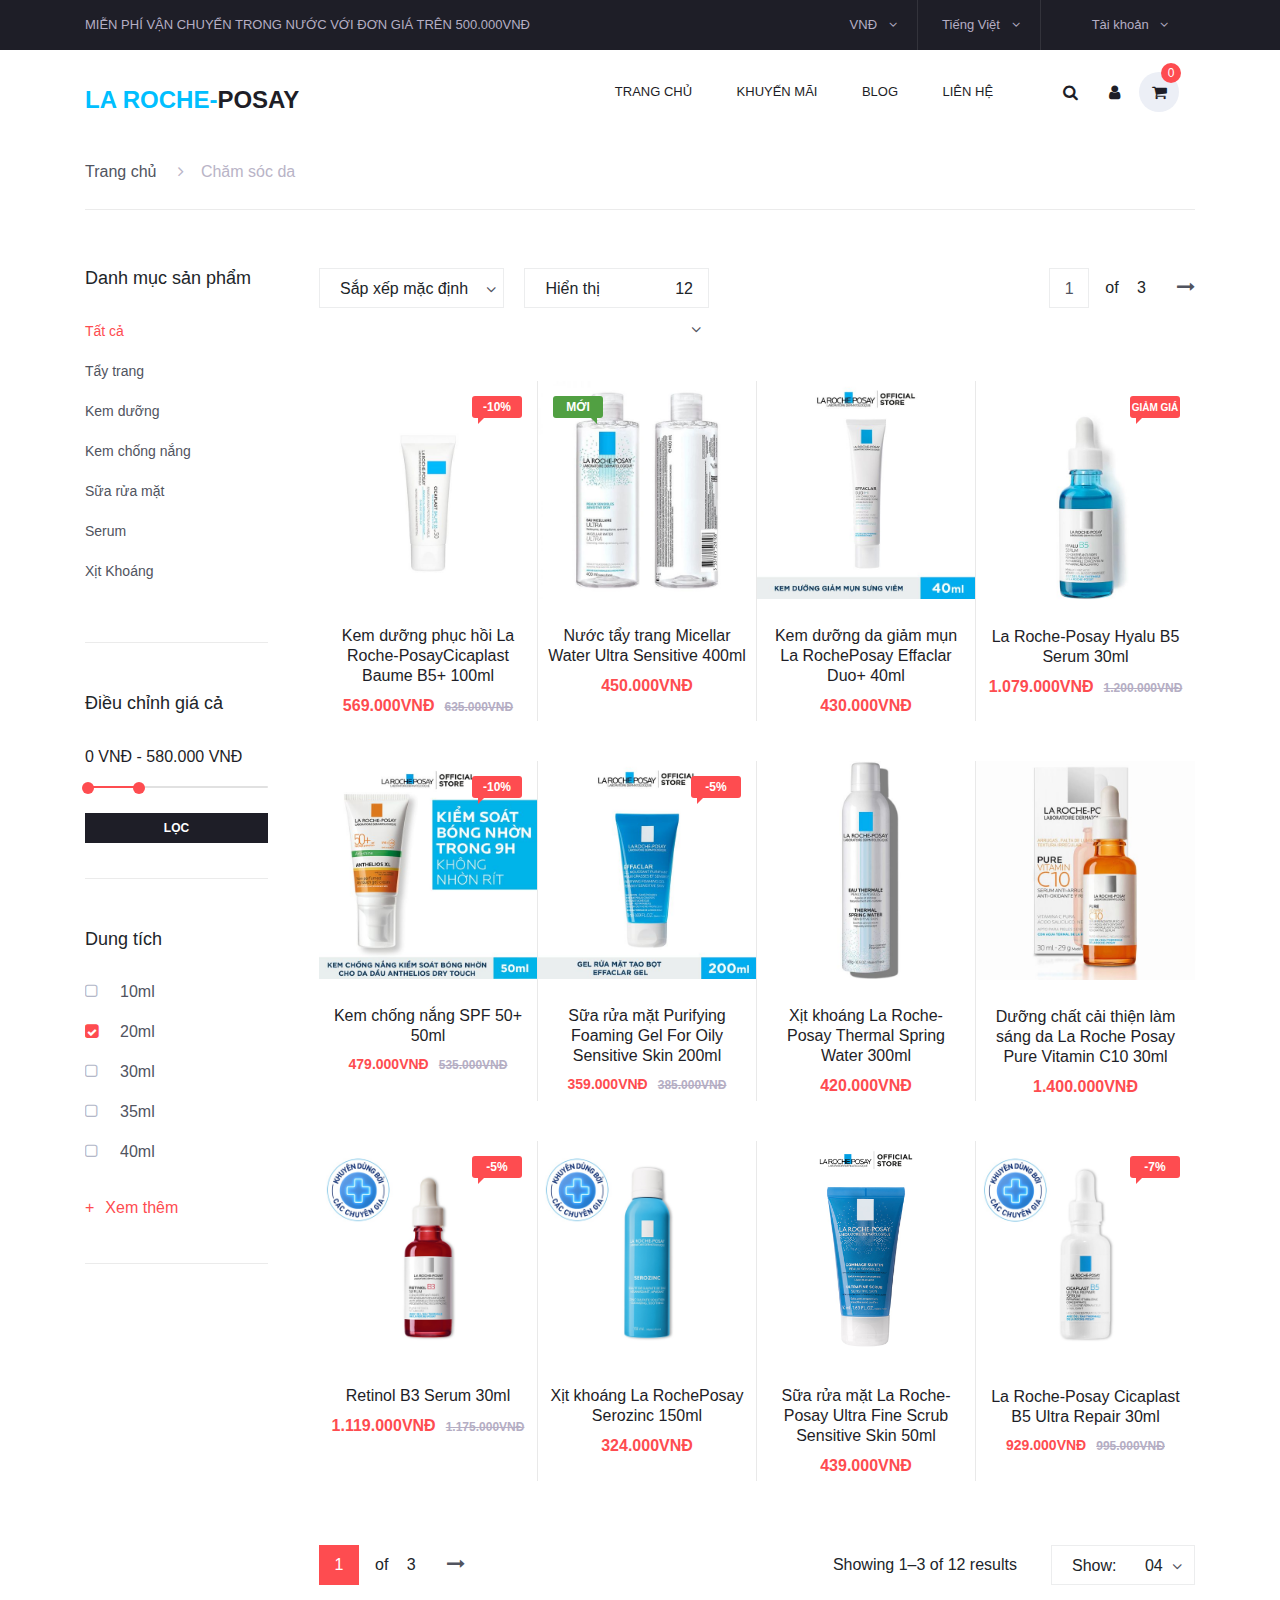
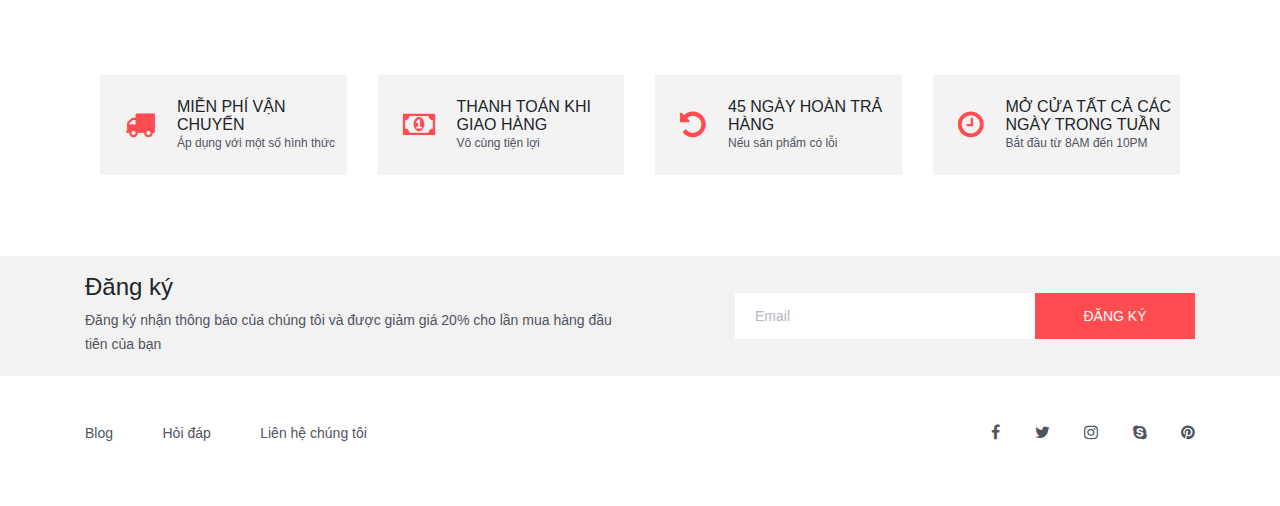
<file: DeadLine_Web - NOBUG/categories.html>
<!DOCTYPE html>
<html lang="en">
<head>
    <meta charset="UTF-8">
    <meta http-equiv="X-UA-Compatible" content="IE=edge">
    <meta name="description" content="Categories">
    <meta name="viewport" content="width=device-width, initial-scale=1.0">
    <link rel="stylesheet" type="text/css" href="font-awesome-4.7.0/css/font-awesome.min.css">
    <title>Categories</title>

    <link rel="stylesheet" type="text/css" href="styles/categories-style(2).css">
    <link rel="stylesheet" type="text/css" href="styles/categories-responsive(2).css">
    <link rel="stylesheet" type="text/css" href="plugin/css/owl.carousel.css">
    <link rel="stylesheet" type="text/css" href="plugin/css/owl.theme.default.css">
    <link rel="stylesheet" type="text/css" href="plugin/css/jquery-ui.css">
    <link rel="stylesheet" type="text/css" href="plugin/css/animate.css">
    <link rel="stylesheet" type="text/css" href="bootstrap4/bootstrap.min.css">
 
</head>
<body>
    <div class="super_container">
        <!-- Header -->
        <header class="header trans_300">
            <!-- Thanh điều hướng đầu tiên phía trên -->
            <div class="top_nav">
                <div class="container">
                    <div class="row">
                        <div class="col-md-6">
                            <div class="top_nav_left">Miễn phí vận chuyển trong nước với đơn giá trên 500.000vnđ</div>
                        </div>
                        <div class="col-md-6 text-right">
                            <div class="top_nav_right">
                                <ul class="top_nav_menu">
                                    <!-- Tiền tệ / Ngôn ngữ / Tài khoản của tôi -->
                                    <li class="currency">
                                        <a href="#">vnđ <i class="fa fa-angle-down"></i></a>
                                        <ul class="currency_selection">
                                            <li><a href="#">usd</a></li>
                                            <li><a href="#">cad</a></li>
                                            <li><a href="#">eur</a></li>
                                            <li><a href="#">gbp</a></li>
                                        </ul>
                                    </li>

                                    <li class="language">
                                        <a href="#">Tiếng Việt <i class="fa fa-angle-down"></i></a>
                                        <ul class="language_selection">
                                            <li><a href="#">English</a></li>
                                            <li><a href="#">Le français</a></li>
                                            <li><a href="#">Deutsch</a></li>
                                            <li><a href="#">Español</a></li>
                                        </ul>
                                    </li>

                                    <li class="account">
                                        <a href="#">
                                          <span id="accountName">Tài khoản</span>
                                          <i class="fa fa-angle-down"></i>
                                        </a>
                                        <ul class="account_selection">
                                          <li id="loginLink"><a href="login.html"><i class="fa fa-sign-in" aria-hidden="true"></i><span id="loginText">Đăng nhập</span></a></li>
                                          <li id="registerLink"><a href="register.html"><i class="fa fa-user-plus" aria-hidden="true"></i>Đăng ký</a></li>
                                          <li id="logoutButton" style="display: none;"><a href="#"><i class="fa fa-sign-out" aria-hidden="true"></i>Đăng xuất</a></li>
                                        </ul>
                                    </li>
                                </ul>
                            </div>
                        </div>
                    </div>
                </div>
            </div>

            <!-- Thanh điều hướng chính -->
            <div class="main_nav_container">
                <div class="container">
                    <div class="row">
                        <div class="col-lg-12 text-right">
                            <div class="logo_container">
                                <a href="index.html"><span>la roche-</span>posay</a>
                            </div>

                            <nav class="navbar">
                                <ul class="navbar_menu">
                                    <li><a href="index.html">trang chủ</a></li>
                                    <li><a href="#">khuyến mãi</a></li>
                                    <li><a href="#">blog</a></li>
                                    <li><a href="#">liên hệ</a></li>
                                </ul>

                                <div id="search-box" style="display: none;">
                                    <input type="text" placeholder="Search...">
                                </div>

                                <ul class="navbar_user">
                                    <li><a href="#"><i class="fa fa-search" aria-hidden="true"></i></a></li>
                                    <li><a href="#"><i class="fa fa-user" aria-hidden="true"></i></a></li>
                                    <li class="checkout">
                                        <a href="gio_hang.html">
                                            <i class="fa fa-shopping-cart" aria-hidden="true"></i>
                                            <span id="checkout_items" class="checkout_items">0</span>
                                        </a>
                                    </li>
                                </ul>

                                <div class="hamburger_container">
                                    <i class="fa fa-bars" aria-hidden="true"></i>
                                </div>
                            </nav>
                        </div>
                    </div>
                </div>
            </div>
        </header>
        <!-- Xong phần header -->

        <div class="fs_menu_overlay"></div>

        <!-- Nút Hamburger -->
        <div class="hamburger_menu">
            <div class="hamburger_close"><i class="fa fa-times" aria-hidden="true"></i></div>
            <div class="hamburger_menu_content text-right">
                <ul class="menu_top_nav">
                    <li class="menu_item has-children">
                        <a href="#">vnđ <i class="fa fa-angle-down"></i></a>
                        <ul class="menu_selection">
                            <li><a href="#">usd</a></li>
                            <li><a href="#">cad</a></li>
                            <li><a href="#">eur</a></li>
                            <li><a href="#">gbp</a></li>
                        </ul>
                    </li>

                    <li class="menu_item has-children">
                        <a href="#">Tiếng Việt <i class="fa fa-angle-down"></i></a>
                        <ul class="menu_selection">
                            <li><a href="#">English</a></li>
                            <li><a href="#">Le français</a></li>
                            <li><a href="#">Deutsch</a></li>
                            <li><a href="#">Español</a></li>
                        </ul>
                    </li>

                    <li class="menu_item has-children">
                        <a href="#">Tài khoản của tôi <i class="fa fa-angle-down"></i></a>
                        <ul class="menu_selection">
                            <li><a href="#"><i class="fa fa-sign-in" aria-hidden="true"></i>Đăng nhập</li>
                            <li><a href="#"><i class="fa fa-user-plus" aria-hidden="true"></i>Đăng ký</li>
                        </ul>
                    </li>
                    <li class="menu_item"><a href="#">trang chủ</a></li>
                    <li class="menu_item"><a href="#">shop</a></li>
                    <li class="menu_item"><a href="#">quảng cáo</a></li>
                    <li class="menu_item"><a href="#">fanpage</a></li>
                    <li class="menu_item"><a href="#">blog</a></li>
                </ul>
            </div>
        </div>

        <div class="container product_section_container">
            <div class="row">
                <div class="col product_section clearfix">

                    <!-- Thanh điều hướng Breadcrumbs || Home > Men's -->
                    <div class="breadcrumbs d-flex flex-row align-items-center">
                        <ul>
                            <li><a href="index.html">Trang chủ</a></li>
                            <li class="active"><a href="#"><i class="fa fa-angle-right" aria-hidden="true"></i>Chăm sóc da</a></li>
                        </ul>
                    </div>

                    <!-- Sidebar -->
                    <div class="sidebar">
                        <div class="sidebar_section">
                            <div class="sidebar_title">
                                <h5>Danh mục sản phẩm</h5>
                            </div>

                            <ul class="sidebar_categories">
                                <li class="active"><a href="#" data-filter="*">Tất cả</a></li>
                                <li><a href="#" data-filter=".taytrang">Tẩy trang</a></li>
                                <li><a href="#" data-filter=".kemduong">Kem dưỡng</a></li>
                                <li><a href="#" data-filter=".kemchongnang">Kem chống nắng</a></li>
                                <li><a href="#" data-filter=".suaruamat">Sữa rửa mặt</a></li>
                                <li><a href="#" data-filter=".serum">Serum</a></li>
                                <li><a href="#" data-filter=".xitkhoang">Xịt Khoáng</a></li>
                            </ul>
                        </div>

                        <!-- Lọc Giá -->
                        <div class="sidebar_section">
                            <div class="sidebar_title">
                                <h5>Điều chỉnh giá cả</h5>
                            </div>
                            <p>
                                <input type="text" id="amount" readonly style="border:0; color:#f6931f; font-weight:bold;">
                            </p>
                            <div id="slider-range"></div>
                            <div class="filter_button"><span>Lọc</span></div>
                        </div>

                        <!-- Dung tích -->
					    <div class="sidebar_section">
					    	<div class="sidebar_title">
					    		<h5>Dung tích</h5>
					    	</div>
					    	<ul class="checkboxes">
					    		<li><i class="fa fa-square-o" aria-hidden="true"></i><span>10ml</span></li>
					    		<li class="active"><i class="fa fa-square" aria-hidden="true"></i><span>20ml</span></li>
					    		<li><i class="fa fa-square-o" aria-hidden="true"></i><span>30ml</span></li>
					    		<li><i class="fa fa-square-o" aria-hidden="true"></i><span>35ml</span></li>
					    		<li><i class="fa fa-square-o" aria-hidden="true"></i><span>40ml</span></li>
					    		<li><i class="fa fa-square-o" aria-hidden="true"></i><span>50ml</span></li>
					    		<li><i class="fa fa-square-o" aria-hidden="true"></i><span>100ml</span></li>
					    		<li><i class="fa fa-square-o" aria-hidden="true"></i><span>150ml</span></li>
					    		<li><i class="fa fa-square-o" aria-hidden="true"></i><span>200ml</span></li>
					    		<li><i class="fa fa-square-o" aria-hidden="true"></i><span>300ml</span></li>
					    		<li><i class="fa fa-square-o" aria-hidden="true"></i><span>400ml</span></li>
					    	</ul>
					    	<div class="show_more">
					    		<span><span>+</span>Xem thêm</span>
					    	</div>
					    </div>
                        <!-- Done -->
                    </div>

                    <!-- Main Content -->
                    <div class="main_content">
                        <!-- Sản phẩm -->
                        <div class="products_iso">
                            <div class="row">
                                <div class="col">
                                    <!-- Sắp xếp sản phẩm -->
                                    <div class="product_sorting_container product_sorting_container_top">
                                        <ul class="product_sorting">
                                            <li>
                                                <span class="type_sorting_text">Sắp xếp mặc định</span>
                                                <i class="fa fa-angle-down"></i>
                                                <ul class="sorting_type">
                                                    <li class="type_sorting_btn" data-isotope-option='{"sortBy": "original-order"}'><span>Sắp xếp mặc định</span></li>
                                                    <li class="type_sorting_btn" data-isotope-option='{"sortBy": "price"}'><span>Giá</span></li>
                                                    <li class="type_sorting_btn" data-isotope-option='{"sortBy": "name"}'><span>Tên sản phẩm</span></li>
                                                </ul>
                                            </li>

                                            <li>
                                                <span>Hiển thị</span>
                                                <span class="num_sorting_text">12</span>
                                                <i class="fa fa-angle-down"></i>
											    <ul class="sorting_num">
											    	<li class="num_sorting_btn"><span>6</span></li>
											    	<li class="num_sorting_btn"><span>12</span></li>
											    	<li class="num_sorting_btn"><span>24</span></li>
											    </ul>
                                            </li>
                                        </ul>

                                        <div class="pages d-flex flex-row align-items-center">
                                            <div class="page_current">
                                                <span>1</span>
                                                <ul class="page_selection">
												    <li><a href="categories.html">1</a></li>
												    <li><a href="categories(2).html">2</a></li>
												    <li><a href="#">3</a></li>
											    </ul>
                                            </div>
                                            <div class="page_total"><span>of</span> 3</div>
                                            <div id="next_page" class="page_next"><a href="categories(2).html"><i class="fa fa-long-arrow-right" aria-hidden="true"></i></a></div>
                                        </div>
                                        <!-- Done -->
                                    </div>

                                    <!-- Khung lưới sản phẩm -->
                                    <div class="product-grid">
                                        <!-- Sản phẩm 1 -->
                                        
                                        <div class="product-item kemduong">
									    	<div class="product product_filter">
									    		<div class="product_image">
									    			<img src="images/SP5.jpg" alt="">
									    		</div>
									    		<div class="product_bubble product_bubble_right product_bubble_red d-flex flex-column align-items-center"><span>-10%</span></div>
										    	<div class="favorite favorite_left"></div>
									    		<div class="product_info">
									    			<h6 class="product_name"><a href="single_KDA.html">Kem dưỡng phục hồi La Roche-PosayCicaplast Baume B5+ 100ml</a></h6>
									    			<div class="product_price">569.000VNĐ<span>635.000VNĐ</span></div>
									    		</div>
									    	</div>
									    	<div class="red_button add_to_cart_button"><a href="#">Thêm vào giỏ hàng</a></div>
									    </div>

                                        <!-- Sản phẩm 2 -->
                                        <div class="product-item taytrang ">
                                            <div class="product product_filter">
                                                <div class="product_image">
                                                    <img src="images/SP2.jpg" alt="">
                                                </div>
                                                <div class="favorite"></div>
                                                <div class="product_bubble product_bubble_left product_bubble_green d-flex flex-column align-items-center"><span>Mới</span></div>
                                                <div class="product_info">
                                                    <h6 class="product_name"><a href="single.html">Nước tẩy trang Micellar Water Ultra Sensitive 400ml</a></h6>
                                                    <div class="product_price">450.000VNĐ</div>
                                                </div>
                                            </div>
                                            <div class="red_button add_to_cart_button"><a href="#">Thêm vào giỏ hàng</a></div>
                                        </div>

                                        <!-- Sản phẩm 3 -->
                                        <div class="product-item kemduong">
                                            <div class="product product_filter">
                                                <div class="product_image">
                                                    <img src="images/SP3.jpg" alt="">
                                                </div>
                                                <div class="favorite"></div>
                                                <div class="product_info">
                                                    <h6 class="product_name"><a href="single.html">Kem dưỡng da giảm mụn La RochePosay Effaclar Duo+ 40ml</a></h6>
                                                    <div class="product_price">430.000VNĐ</div>
                                                </div>
                                            </div>
                                            <div class="red_button add_to_cart_button"><a href="#">Thêm vào giỏ hàng</a></div>
                                        </div>

                                        <!-- Sản phẩm 4 -->
                                        <div class="product-item serum">
										    <div class="product product_filter">
										    	<div class="product_image">
										    		<img src="images/SP4.jpg" alt="">
										    	</div>
										    	<div class="product_bubble product_bubble_right product_bubble_red d-flex flex-column align-items-center"><span style="font-size: 10px; padding-top: 4px;">Giảm giá</span></div>
										    	<div class="favorite favorite_left"></div>
										    	<div class="product_info">
										    		<h6 class="product_name"><a href="single.html">La Roche-Posay Hyalu B5 Serum 30ml</a></h6>
										    		<div class="product_price">1.079.000VNĐ<span>1.200.000VNĐ</span></div>
										    	</div>
										    </div>
										    <div class="red_button add_to_cart_button"><a href="#">Thêm vào giỏ hàng</a></div>
									    </div>

                                        <!-- Product 5 -->
                                        <div class="product-item kemchongnang">
                                            <div class="product discount product_filter">
                                                <div class="product_image">
                                                    <img src="images/SP1.jpg" alt="">
                                                </div>
                                                <div class="favorite favorite_left"></div>
                                                <div class="product_bubble product_bubble_right product_bubble_red d-flex flex-column align-items-center"><span>-10%</span></div>
                                                <div class="product_info">
                                                    <h6 class="product_name"><a href="single.html">Kem chống nắng SPF 50+ 50ml</a></h6>
                                                    <div class="product_price">479.000VNĐ<span>535.000VNĐ</span></div>
                                                </div>
                                            </div>
                                            <div class="red_button add_to_cart_button"><a href="#">Thêm vào giỏ hàng</a></div>
                                        </div>

									    <!-- Product 6 -->

									    <div class="product-item suaruamat">
									    	<div class="product discount product_filter">
									    		<div class="product_image">
									    			<img src="images/SP6.jpg" alt="">
									    		</div>
									    		<div class="favorite favorite_left"></div>
									    		<div class="product_bubble product_bubble_right product_bubble_red d-flex flex-column align-items-center"><span>-5%</span></div>
									    		<div class="product_info">
									    			<h6 class="product_name"><a href="single.html"> Sữa rửa mặt Purifying 
                                                        Foaming Gel For Oily Sensitive Skin 200ml</a></h6>
									    			<div class="product_price">359.000VNĐ<span>385.000VNĐ</span></div>
									    		</div>
									    	</div>
									    	<div class="red_button add_to_cart_button"><a href="#">Thêm vào giỏ hàng</a></div>
									    </div>

									    <!-- Product 7 -->

									    <div class="product-item xitkhoang">
									    	<div class="product product_filter">
									    		<div class="product_image">
									    			<img src="images/SP7.jpg" alt="">
									    		</div>
									    		<div class="favorite"></div>
									    		<div class="product_info">
									    			<h6 class="product_name"><a href="single.html">Xịt khoáng La Roche-Posay Thermal Spring Water 300ml</a></h6>
									    			<div class="product_price">420.000VNĐ</div>
									    		</div>
									    	</div>
									    	<div class="red_button add_to_cart_button"><a href="#">thêm vào giỏ hàng</a></div>
									    </div>

									    <!-- Product 8 -->

									    <div class="product-item serum">
									    	<div class="product product_filter">
									    		<div class="product_image">
									    			<img src="images/SP8.jpg" alt="">
									    		</div>
									    		<div class="favorite"></div>
									    		<div class="product_info">
									    			<h6 class="product_name"><a href="single.html">Dưỡng chất cải thiện làm sáng da 
                                                        La Roche Posay Pure Vitamin C10 30ml</a></h6>
									    			<div class="product_price">1.400.000VNĐ</div>
									    		</div>
									    	</div>
									    	<div class="red_button add_to_cart_button"><a href="#">thêm vào giỏ hàng</a></div>
									    </div>

									    <!-- Product 9 -->

									    <div class="product-item serum">
									    	<div class="product product_filter">
									    		<div class="product_image">
									    			<img src="images/SP9.jpeg" alt="">
									    		</div>
									    		<div class="product_bubble product_bubble_right product_bubble_red d-flex flex-column align-items-center"><span>-5%</span></div>
									    		<div class="favorite favorite_left"></div>
									    		<div class="product_info">
									    			<h6 class="product_name"><a href="single.html">Retinol B3 Serum 30ml</a></h6>
									    			<div class="product_price">1.119.000VNĐ<span>1.175.000VNĐ</span></div>
									    		</div>
									    	</div>
									    	<div class="red_button add_to_cart_button"><a href="#">thêm vào giỏ hàng</a></div>
									    </div>

									    <!-- Product 10 -->

									    <div class="product-item xitkhoang">
									    	<div class="product product_filter">
									    		<div class="product_image">
									    			<img src="images/SP10.jpeg" alt="">
									    		</div>
									    		<div class="favorite"></div>
									    		<div class="product_info">
									    			<h6 class="product_name"><a href="single.html">Xịt khoáng La RochePosay Serozinc 150ml</a></h6>
									    			<div class="product_price">324.000VNĐ</div>
									    		</div>
									    	</div>
									    	<div class="red_button add_to_cart_button"><a href="#">thêm vào giỏ hàng</a></div>
									    </div>

									    <!-- Product 11 -->

									    <div class="product-item suaruamat">
									    	<div class="product product_filter">
									    		<div class="product_image">
									    			<img src="images/SP11.jpeg" alt="">
									    		</div>
									    		<div class="favorite"></div>
									    		<div class="product_info">
									    			<h6 class="product_name"><a href="single.html">Sữa rửa mặt La Roche-Posay Ultra Fine Scrub Sensitive Skin 50ml</a></h6>
									    			<div class="product_price">439.000VNĐ</div>
									    		</div>
									    	</div>
									    	<div class="red_button add_to_cart_button"><a href="#">thêm vào giỏ hàng</a></div>
									    </div>

									    <!-- Product 12 -->

									    <div class="product-item serum">
									    	<div class="product discount product_filter">
									    		<div class="product_image">
									    			<img src="images/SP12.jpeg" alt="">
									    		</div>
									    		<div class="favorite favorite_left"></div>
									    		<div class="product_bubble product_bubble_right product_bubble_red d-flex flex-column align-items-center"><span>-7%</span></div>
									    		<div class="product_info">
									    			<h6 class="product_name"><a href="single.html">La Roche-Posay Cicaplast B5 Ultra Repair 30ml</a></h6>
									    			<div class="product_price">929.000VNĐ<span>995.000VNĐ</span></div>
									    		</div>
									    	</div>
									    	<div class="red_button add_to_cart_button"><a href="#">thêm vào giỏ hàng</a></div>
									    </div>
                                    </div>

                                    <!-- Sắp xếp sản phẩm hiển thị -->
                                    <div class="product_sorting_container product_sorting_container_bottom clearfix">
                                        <ul class="product_sorting">
                                            <li>
                                                <span>Show:</span>
                                                <span class="num_sorting_text">04</span>
                                                <i class="fa fa-angle-down"></i>
                                                <ul class="sorting_num">
                                                    <li class="num_sorting_btn"><span>01</span></li>
                                                    <li class="num_sorting_btn"><span>02</span></li>
                                                    <li class="num_sorting_btn"><span>03</span></li>
                                                    <li class="num_sorting_btn"><span>04</span></li>
                                                </ul>
                                            </li>
                                        </ul>
                                        <span class="showing_results">Showing 1–3 of 12 results</span>
                                        <div class="pages d-flex flex-row align-items-center">
                                            <div class="page_current">
                                                <span>1</span>
                                                <ul class="page_selection">
                                                    <li><a href="categories.html">1</a></li>
                                                    <li><a href="categories(2).html">2</a></li>
                                                    <li><a href="#">3</a></li>
                                                </ul>
                                            </div>
                                            <div class="page_total"><span>of</span> 3</div>
                                            <div id="next_page_1" class="page_next"><a href="categories(2).html"><i class="fa fa-long-arrow-right" aria-hidden="true"></i></a></div>
                                        </div>
                                        <!-- Done -->
                                    </div>

                                </div>
                            </div>
                        </div>
                    </div>
                </div>
            </div>
        </div>

        <!-- Lợi ích -->
        <div class="benefit">
            <div class="container">
                <div class="row benefit_row">
                    <div class="col-lg-3 benefit_col">
                        <div class="benefit_item d-flex flex-row align-items-center">
                            <div class="benefit_icon"><i class="fa fa-truck" aria-hidden="true"></i></div>
                            <div class="benefit_content">
                                <h6>miễn phí vận chuyển</h6>
                                <p>Áp dụng với một số hình thức</p>
                            </div>
                        </div>
                    </div>

                    <div class="col-lg-3 benefit_col">
                        <div class="benefit_item d-flex flex-row align-items-center">
                            <div class="benefit_icon"><i class="fa fa-money" aria-hidden="true"></i></div>
                            <div class="benefit_content">
                                <h6>thanh toán khi giao hàng</h6>
                                <p>Vô cùng tiện lợi</p>
                            </div>
                        </div>
                    </div>

                    <div class="col-lg-3 benefit_col">
                        <div class="benefit_item d-flex flex-row align-items-center">
                            <div class="benefit_icon"><i class="fa fa-undo" aria-hidden="true"></i></div>
                            <div class="benefit_content">
                                <h6>45 ngày hoàn trả hàng</h6>
                                <p>Nếu sản phẩm có lỗi</p>
                            </div>
                        </div>
                    </div>

                    <div class="col-lg-3 benefit_col">
                        <div class="benefit_item d-flex flex-row align-items-center">
                            <div class="benefit_icon"><i class="fa fa-clock-o" aria-hidden="true"></i></div>
                            <div class="benefit_content">
                                <h6>Mở cửa tất cả các ngày trong tuần</h6>
                                <p>Bắt đầu từ 8AM đến 10PM</p>
                            </div>
                        </div>
                    </div>
                </div>
            </div>
        </div>

        <!-- Newsletter -->

        <div class="newsletter">
            <div class="container">
                <div class="row">
                    <div class="col-lg-6">
                        <div class="newsletter_text d-flex flex-column justify-content-center align-items-lg-start align-items-md-center text-left">
                            <h4>Đăng ký</h4>
                            <p style="padding-top: 10px;">Đăng ký nhận thông báo của chúng tôi và được giảm giá 20% cho lần mua hàng đầu tiên của bạn</p>
                        </div>
                    </div>
                    <div class="col-lg-6">
                        <form action="post">
                            <div class="newsletter_form d-flex flex-md-row flex-column flex-xs-column align-items-center justify-content-lg-end justify-content-center">
                                <input id="newsletter_email" type="email" placeholder="Email">
                                <button type="submit" class="newsletter_submit_btn trans_500" value="Submit">đăng ký</button>
                            </div>
                        </form>
                    </div>
                </div>
            </div>
        </div>

        <!-- Footer -->

        <footer class="footer">
            <div class="container">
                <div class="row">
                    <div class="col-lg-6">
                        <div class="footer_nav_container d-flex flex-sm-row flex-column align-items-center justify-content-lg-start justify-content-center text-center">
                            <ul class="footer_nav">
                                <li><a href="#">Blog</a></li>
                                <li><a href="#">Hỏi đáp</a></li>
                                <li><a href="#">Liên hệ chúng tôi</a></li>
                            </ul>
                        </div>
                    </div>
                    <div class="col-lg-6">
                        <div class="footer_social d-flex flex-row align-items-center justify-content-lg-end justify-content-center">
                            <ul>
                                <li><a href="#"><i class="fa fa-facebook" aria-hidden="true"></i></a></li>
                                <li><a href="#"><i class="fa fa-twitter" aria-hidden="true"></i></a></li>
                                <li><a href="#"><i class="fa fa-instagram" aria-hidden="true"></i></a></li>
                                <li><a href="#"><i class="fa fa-skype" aria-hidden="true"></i></a></li>
                                <li><a href="#"><i class="fa fa-pinterest" aria-hidden="true"></i></a></li>
                            </ul>
                        </div>
                    </div>
                </div>
            </div>
        </footer>
        <!-- Done -->
    </div>


    <script src="plugin/js/jquery-3.2.1.min.js"></script>
    <script src="js/categories-custom.js"></script>
    <script src="plugin/js/jquery-ui.js"></script>
    <script src="bootstrap4/popper.js"></script>
    <script src="bootstrap4/bootstrap.min.js"></script>
    <script src="plugin/js/isotope.pkgd.min.js"></script>
    <script src="plugin/js/owl.carousel.js"></script> 
    <script src="plugin/js/easing.js"></script>

</body>

</html>
</file>
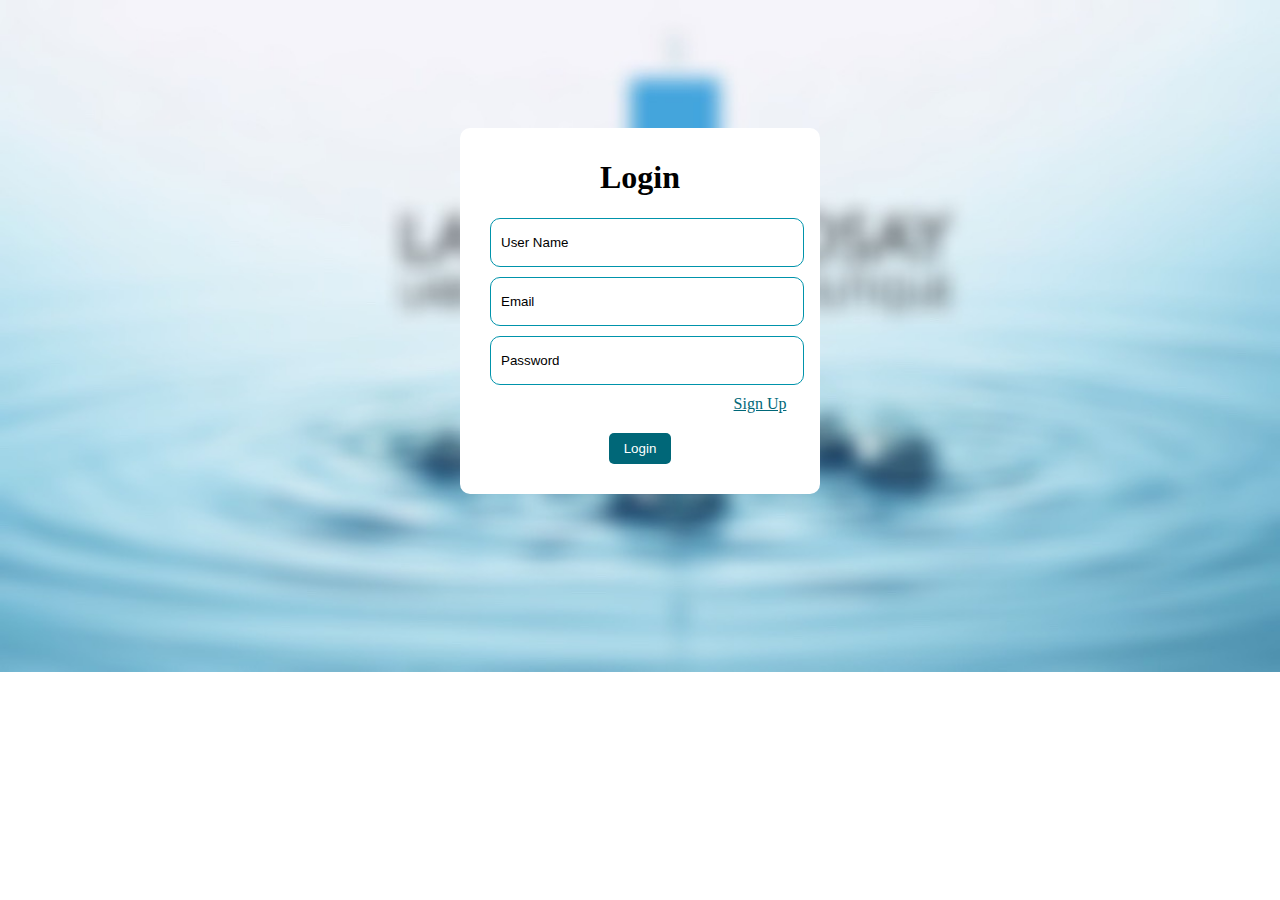
<file: DeadLine_Web - NOBUG/login.html>
<!DOCTYPE html>
<html lang="en">
<head>
    <meta charset="UTF-8">
    <meta http-equiv="X-UA-Compatible" content="IE=edge">
    <meta name="viewport" content="width=device-width, initial-scale=1.0">
    <link rel="stylesheet" href="styles/login.css">
    <title>Login</title>
</head>
<body>
  <div class="main">
    <div class="main-heading">
      <h1>Login</h1>
    </div>
    <form>
      <div class="input__field">
        <input id="username" type="text" placeholder="User Name"/>
      </div>
      <div class="input__field">
        <input id="email" type="text" placeholder="Email"/>
      </div>
      <div class="input__field">
        <input id="password" type="password" placeholder="Password"/>
      </div>
      <a href="register.html" class="signup-link">Sign Up</a>
      <button class="btn btn-login">Login</button>
    </form>
  </div>
  <script src="js/login.js"></script>
</body>
</html>
</file>
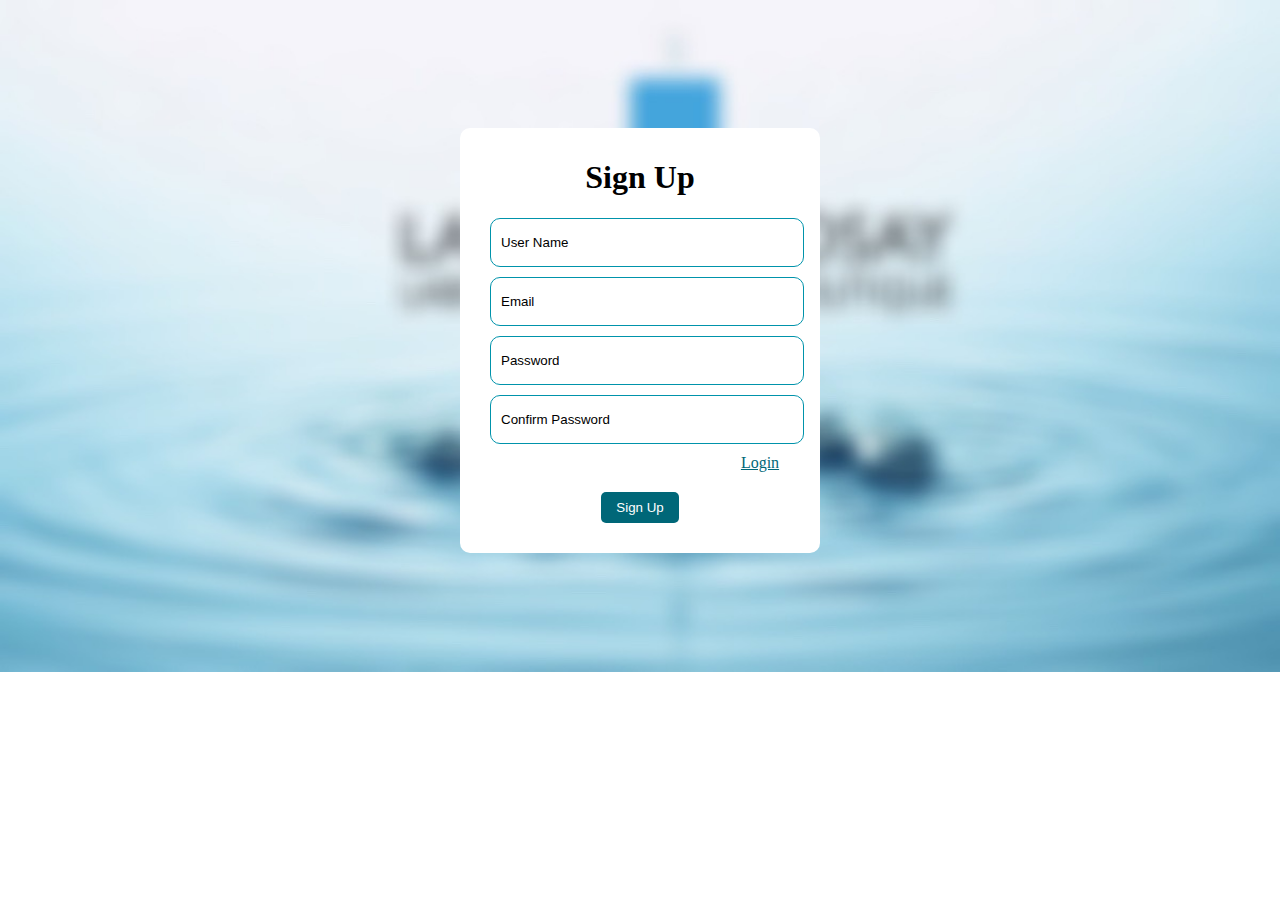
<file: DeadLine_Web - NOBUG/register.html>
<!DOCTYPE html>
<html lang="en">
<head>
    <meta charset="UTF-8">
    <meta http-equiv="X-UA-Compatible" content="IE=edge">
    <meta name="viewport" content="width=device-width, initial-scale=1.0">
    <link rel="stylesheet" href="styles/register.css">
    <title>Register</title>
</head>
<body>
  <div class="main">
    <div class="main-heading">
      <h1>Sign Up</h1>
    </div>
    <form>
      <div class="input__field">
        <input id="username" type="text" placeholder="User Name"/>
      </div>
      <div class="input__field">
        <input id="email" type="text" placeholder="Email"/>
      </div>
      <div class="input__field">
        <input id="password" type="password" placeholder="Password"/>
      </div>
      <div class="input__field">
        <input id="password" type="password" placeholder="Confirm Password"/>
      </div>
      <a href="login.html" class="login-link">Login</a>
      <button class="btn btn-signup">Sign Up</button>
    </form>
  </div>
  <script src="js/register.js"></script>
</body>
</html>
</file>
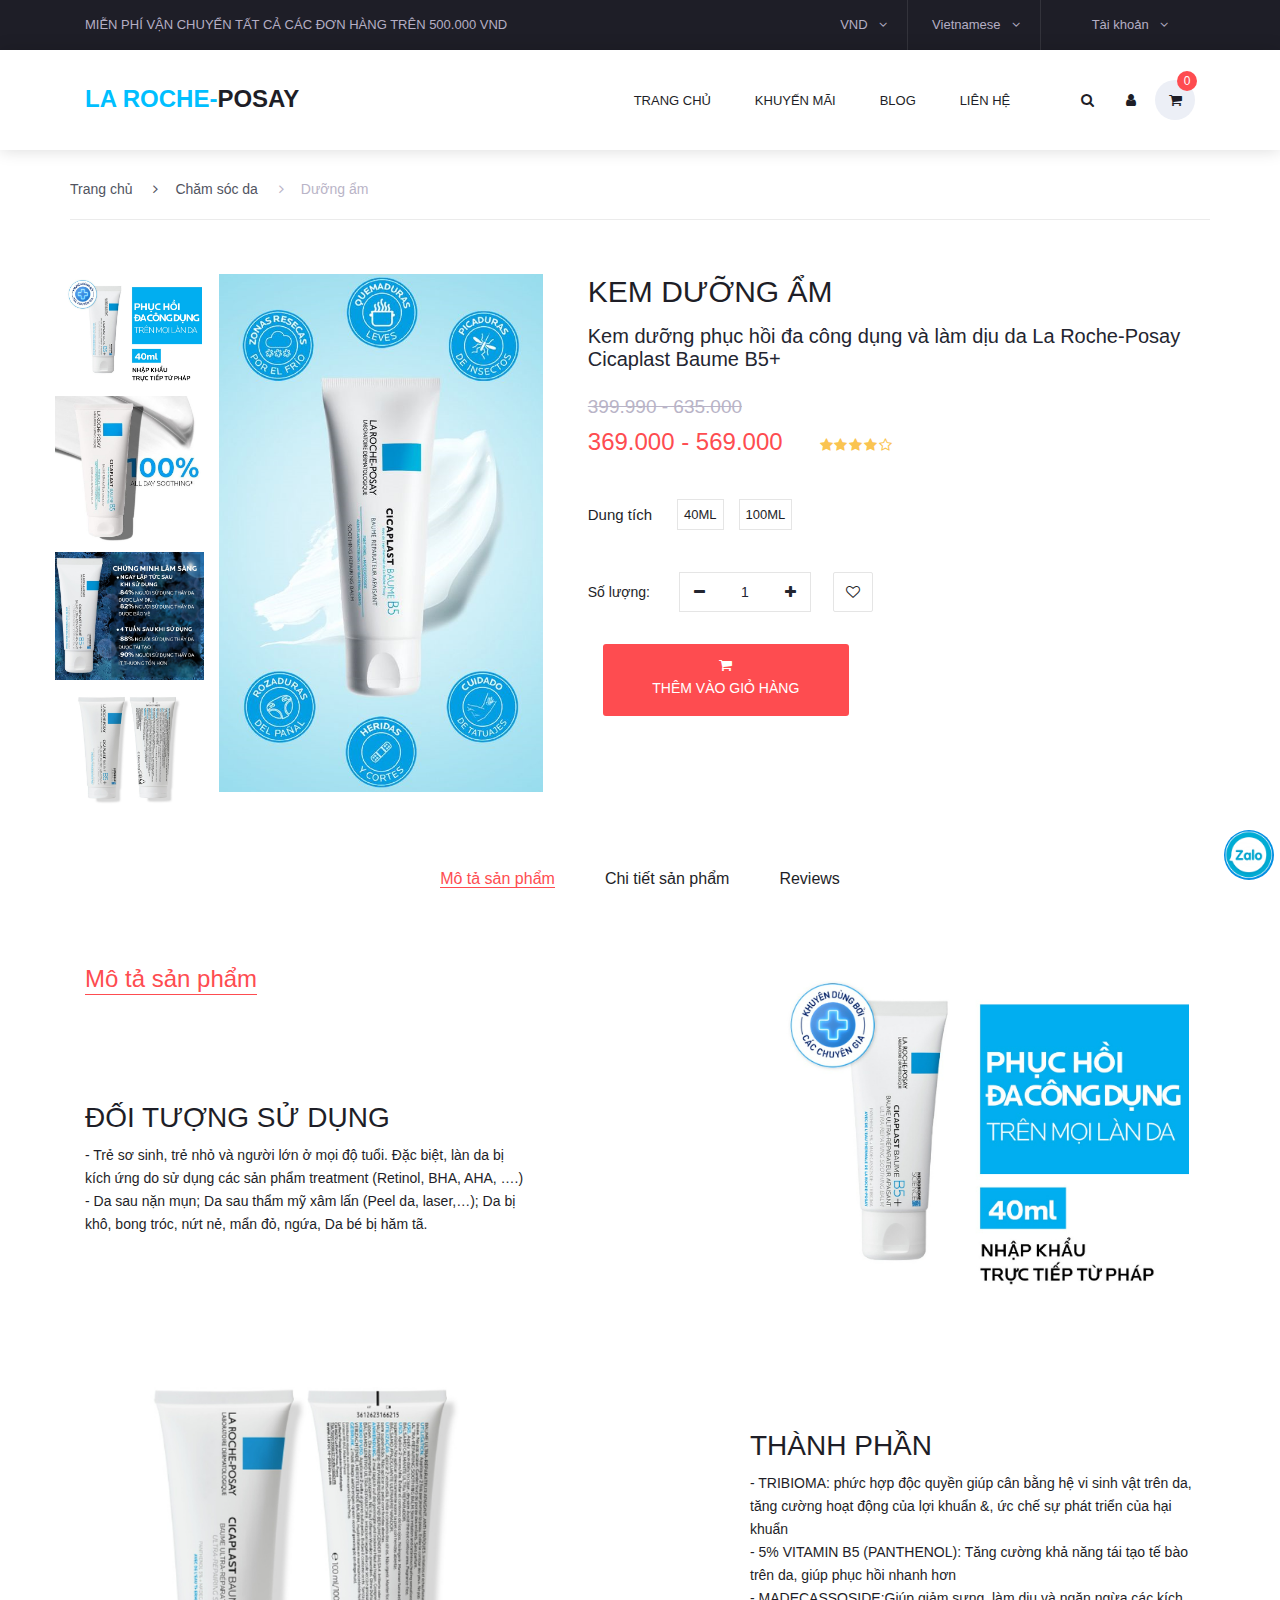
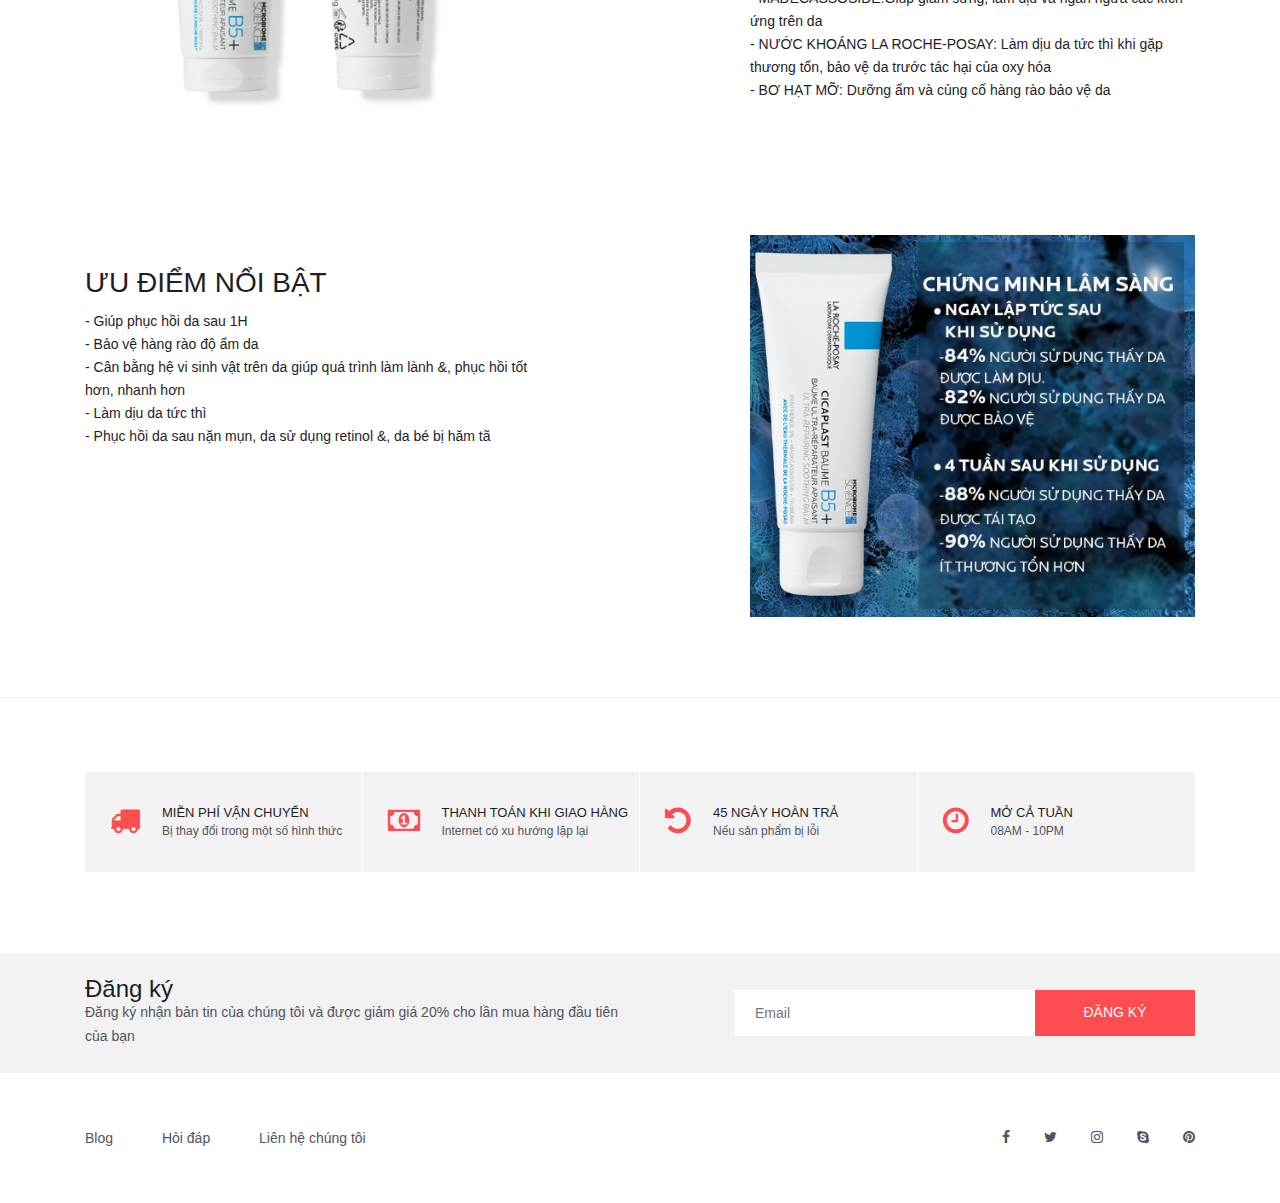
<file: DeadLine_Web - NOBUG/single_KDA.html>
<!DOCTYPE html>
<html lang="en">
<head>
    <meta charset="UTF-8">
    <meta http-equiv="X-UA-Compatible" content="IE=edge">
    <meta name="viewport" content="width=device-width, initial-scale=1.0">
    <link rel="stylesheet" type="text/css" href="bootstrap4/bootstrap.min.css">
    <link rel="stylesheet" type="text/css" href="font-awesome-4.7.0/css/font-awesome.min.css">
    <link rel="stylesheet" type="text/css" href="styles/single.css">
    <title>Kem dưỡng ẩm</title>
</head>
<body>
    <div class="super_container">
        <!-- Header -->

        <header class="header trans_500">

            <!-- Top Navigation -->

            <div class="top_nav">
                <div class="container">
                    <div class="row">
                        <div class="col-md-6">
                            <div class="top_nav_left">
                                miễn phí vận chuyển tất cả các đơn hàng trên 500.000 VND
                            </div>
                        </div>
                        <div class="col-md-6 text-right">
                            <div class="top_nav_right">
                                <ul class="top_nav_menu">

                                    <!-- Currency / Language / Account -->

                                    <li class="currency">
                                        <a href="#">
                                            vnd
                                            <i class="fa fa-angle-down"></i>
                                        </a>
                                        <ul class="currency_selection">
                                            <li><a href="#">usd</a></li>
                                            <li><a href="#">eur</a></li>
                                            <li><a href="#">gbp</a></li>
                                            <li><a href="#">cad</a></li>
                                        </ul>
                                    </li>
                                    <li class="language">
                                        <a href="#">
                                            Vietnamese
                                            <i class="fa fa-angle-down"></i>
                                        </a>
                                        <ul class="language_selection">
                                            <li><a href="#">English</a></li>
                                            <li><a href="#">French</a></li>
                                            <li><a href="#">Japanese</a></li>
                                            <li><a href="#">German</a></li>
                                        </ul>
                                    </li>
                                    <!-- <li class="account">
                                        <a href="#">
                                            Tài khoản
                                            <i class="fa fa-angle-down"></i>
                                        </a>
                                        <ul class="account_selection">
                                            <li><a href="login.html"><i class="fa fa-sign-in" aria-hidden="true"></i>Đăng nhập</a></li>
                                            <li><a href="register.html"><i class="fa fa-user-plus" aria-hidden="true"></i>Đăng ký</a></li>
                                        </ul>
                                    </li> -->
                                    <li class="account">
                                        <a href="#">
                                          <span id="accountName">Tài khoản</span>
                                          <i class="fa fa-angle-down"></i>
                                        </a>
                                        <ul class="account_selection">
                                          <li id="loginLink"><a href="login.html"><i class="fa fa-sign-in" aria-hidden="true"></i><span id="loginText">Đăng nhập</span></a></li>
                                          <li id="registerLink"><a href="register.html"><i class="fa fa-user-plus" aria-hidden="true"></i>Đăng ký</a></li>
                                          <li id="logoutButton" style="display: none;"><a href="#"><i class="fa fa-sign-out" aria-hidden="true"></i>Đăng xuất</a></li>
                                        </ul>
                                    </li>
                                </ul>
                            </div>
                        </div>
                    </div>
                </div>
            </div>
    
            <!-- Main Navigation -->

            <div class="main_nav_container">
                <div class="container">
                    <div class="row">
                        <div class="col-lg-12 text-right">
                            <div class="logo_container">
                                <a href="index.html">LA ROCHE-<span>POSAY</span></a>
                            </div>
                            <nav class="navbar">
                                <ul class="navbar_menu">
                                    <li><a href="index.html">trang chủ</a></li>
                                    <li><a href="#">khuyến mãi</a></li>
                                    <li><a href="#">blog</a></li>
                                    <li><a href="#">liên hệ</a></li>
                                </ul>

                                <div id="search-box" style="display: none;">
                                    <input type="text" placeholder="Search...">
                                </div>
                                
                                <ul class="navbar_user">
                                    <li><a href="#"><i class="fa fa-search" aria-hidden="true"></i></a></li>
                                    <li><a href="#"><i class="fa fa-user" aria-hidden="true"></i></a></li>
                                    <li class="checkout">
                                        <a href="gio_hang.html">
                                            <i class="fa fa-shopping-cart" aria-hidden="true"></i>
                                            <span id="checkout_items" class="checkout_items">0</span>
                                        </a>
                                    </li>
                                </ul>
                            </nav>
                        </div>
                    </div>
                </div>
            </div>
        </header>

        <!-----Product------->
        <section class="product">
            <div class="container">
                <div class="product-top row">
                    <div class="breadcrumbs d-flex flex-row align-items-center">
                        <ul>
                            <!--nhớ gắn lại link các trang-->
                            <li><a href="index.html">Trang chủ</a></li>
                            <li><a href="categories.html"><i class="fa fa-angle-right" aria-hidden="true"></i>Chăm sóc da</a></li>
                            <li class="active"><a href="#"><i class="fa fa-angle-right" aria-hidden="true"></i>Dưỡng ẩm</a></li>
                        </ul>
                    </div>
                </div>
                <div class="product-content row">
                    <div class="product-content-left row">
                        <div class="product-content-left-small-img">
                            <img src="images/small1.jpg" alt="">
                            <img src="images/small2.jpg" alt="">
                            <img src="images/samll3.png" alt="">
                            <img src="images/small4.png" alt="">
                        </div>
                        <div class="product-content-left-big-img">
                            <img src="images/big.png" alt="">
                        </div>
                    </div>
                    <div class="product-content-right">
                        <div class="product-content-right-name">
                            <h1>KEM DƯỠNG ẨM</h1>
                            <p>Kem dưỡng phục hồi đa công dụng và làm dịu da 
                                La Roche-Posay Cicaplast Baume B5+</p>
                        </div>
                        <div class="original_price">399.990 - 635.000</div>
					    <div class="product_price">369.000 - 569.000</div>
                        <ul class="star_rating">
                            <li><i class="fa fa-star" aria-hidden="true"></i></li>
                            <li><i class="fa fa-star" aria-hidden="true"></i></li>
                            <li><i class="fa fa-star" aria-hidden="true"></i></li>
                            <li><i class="fa fa-star" aria-hidden="true"></i></li>
                            <li><i class="fa fa-star-o" aria-hidden="true"></i></li>
                        </ul>
                        <div class="product-content-right-size">
                            <p style="margin: 0 25px 0 0; font-size: 15px;">Dung tích</p>
                            <div class="size">
                                <span style="margin-right: 15px;">40ML</span>
                                <span>100ML</span>
                            </div>
                        </div>
                        <div class="quantity d-flex flex-column flex-sm-row align-items-sm-center">
                            <span>Số lượng: </span>
                            <div class="quantity_selector">
                                <span class="minus"><i class="fa fa-minus" aria-hidden="true"></i></span>
                                <span id="quantity_value">1</span>
                                <span class="plus"><i class="fa fa-plus" aria-hidden="true"></i></span>
                            </div>
                            
                            <div class="product_favorite d-flex flex-column align-items-center justify-content-center"></div>
                        </div> 
                        <div style="margin-left: 20px;" class="product-add-to-cart">
                            <button id="btnAddToCart">
                                <i id="flyToCart" class="fa fa-shopping-cart"></i> <p>THÊM VÀO GIỎ HÀNG</p>
                            </button>
                        </div>
                    </div>
                </div>    
            </div>
        </section>

        <!-- Tabs -->
<div class="tabs_section_container">

    <div class="container">
        <div class="row">
            <div class="col">
                <div class="tabs_container">
                    <ul class="tabs d-flex flex-sm-row flex-column align-items-left align-items-md-center justify-content-center">
                        <li class="tab active" data-active-tab="tab_1"><span>Mô tả sản phẩm</span></li>
                        <li class="tab" data-active-tab="tab_2"><span>Chi tiết sản phẩm</span></li>
                        <li class="tab" data-active-tab="tab_3"><span>Reviews</span></li>
                    </ul>
                </div>
            </div>
        </div>
        <div class="row">
            <div class="col">

                <!-- Mô tả sản phẩm -->

                <div id="tab_1" class="tab_container active">
                    <div class="row">
                        <div class="col-lg-5 desc_col">
                            <div class="tab_title">
                                <h4>Mô tả sản phẩm</h4>
                            </div>
                            <div class="tab_text_block">
                                <h3>ĐỐI TƯỢNG SỬ DỤNG</h3>
                                <p>- Trẻ sơ sinh, trẻ nhỏ và người lớn ở mọi độ tuổi. Đặc biệt, làn da bị kích ứng do sử dụng các sản phẩm
                                     treatment (Retinol, BHA, AHA, ….) <br>
                                    - Da sau nặn mụn; Da sau thẩm mỹ xâm lấn (Peel da, laser,…); 
                                     Da bị khô, bong tróc, nứt nẻ, mẩn đỏ, ngứa, Da bé bị hăm tã.</p>
                            </div>
                            <div class="tab_image">
                                <img src="images/small4.png" alt="">
                            </div>
                            <div class="tab_text_block">
                                <h3>ƯU ĐIỂM NỔI BẬT</h3>
                                <p>- Giúp phục hồi da sau 1H <br>
                                    - Bảo vệ hàng rào độ ẩm da <br>
                                    - Cân bằng hệ vi sinh vật trên da giúp quá trình làm lành &amp, phục hồi tốt hơn, nhanh hơn <br>
                                    - Làm dịu da tức thì <br>
                                    - Phục hồi da sau nặn mụn, da sử dụng retinol &amp, da bé bị hăm tã</p>
                            </div>
                        </div>
                        <div class="col-lg-5 offset-lg-2 desc_col">
                            <div class="tab_image">
                                <img src="images/small1.jpg" alt="">
                            </div>
                            <div class="tab_text_block">
                                <h3>THÀNH PHẦN</h3>
                                <p>- TRIBIOMA: phức hợp độc quyền giúp cân bằng hệ vi sinh vật trên da, tăng cường hoạt động của lợi khuẩn &amp, ức chế sự phát triển của hại khuẩn <br>
                                    - 5% VITAMIN B5 (PANTHENOL): Tăng cường khả năng tái tạo tế bào trên da, giúp phục hồi nhanh hơn <br>
                                    - MADECASSOSIDE:Giúp giảm sưng, làm dịu và ngăn ngừa các kích ứng trên da <br>
                                    - NƯỚC KHOÁNG LA ROCHE-POSAY: Làm dịu da tức thì khi gặp thương tổn, bảo vệ da trước tác hại của oxy hóa <br>
                                    - BƠ HẠT MỠ: Dưỡng ẩm và củng cố hàng rào bảo vệ da
                                </p>
                            </div>
                            <div class="tab_image desc_last">
                                <img src="images/samll3.png" alt="">
                            </div>
                        </div>
                    </div>
                </div>

                <!-- Chi tiết sản phẩm -->

                <div id="tab_2" class="tab_container">
                    <div class="row">
                        <div class="col additional_info_col">
                            <div class="tab_title additional_info_title">
                                <h4>Chi tiết</h4>
                            </div>
                            <p>Thương hiệu:<span>La Roche-Posay</span></p>
                            <p>Công thức:<span>Dạng Kem</span></p>
                            <p>Loại da:<span>Mọi loại da</span></p>
                            <p>Màu sắc:<span>Trắng</span></p>
                            <p>Gửi từ:<span>TP.Hồ Chí Minh</span></p>
                        </div>
                    </div>
                </div>

                <!-- Người dùng review -->

                <div id="tab_3" class="tab_container">
                    <div class="row">

                        <!-- User Reviews -->

                        <div class="col-lg-6 reviews_col">
                            <div class="tab_title reviews_title">
                                <h4>Reviews </h4>
                            </div>

                            <!-- User Review -->

                            <div class="user_review_container d-flex flex-column flex-sm-row">
                                <div class="user">
                                    <div class="user_pic"></div>
                                    <div class="user_rating">
                                        <ul class="star_rating">
                                            <li><i class="fa fa-star" aria-hidden="true"></i></li>
                                            <li><i class="fa fa-star" aria-hidden="true"></i></li>
                                            <li><i class="fa fa-star" aria-hidden="true"></i></li>
                                            <li><i class="fa fa-star" aria-hidden="true"></i></li>
                                            <li><i class="fa fa-star-o" aria-hidden="true"></i></li>
                                        </ul>
                                    </div>
                                </div>
                                <div class="review">
                                    <div class="review_date">27 03 2022</div>
                                    <div class="user_name">Bảo Ngọc</div>
                                    <p>Kem dưỡng ẩm dạng cream tán hơi lâu, có phục hồi da thâm đỏ , sài vào mùa hanh khô dưỡng ô kê nhất .</p>
                                </div>
                            </div>

                            <!-- User Review -->

                            <div class="user_review_container d-flex flex-column flex-sm-row">
                                <div class="user">
                                    <div class="user_pic"></div>
                                    <div class="user_rating">
                                        <ul class="star_rating">
                                            <li><i class="fa fa-star" aria-hidden="true"></i></li>
                                            <li><i class="fa fa-star" aria-hidden="true"></i></li>
                                            <li><i class="fa fa-star" aria-hidden="true"></i></li>
                                            <li><i class="fa fa-star" aria-hidden="true"></i></li>
                                            <li><i class="fa fa-star-o" aria-hidden="true"></i></li>
                                        </ul>
                                    </div>
                                </div>
                                <div class="review">
                                    <div class="review_date">11 04 2023</div>
                                    <div class="user_name">Như Quỳnh</div>
                                    <p>Mình chưa xài thử loại này, bôi thử lên da thì chất kem dễ tán, ko gây kích ứng. Bạn nào mà da đang trong tình trạng điều trị có BHA, AHA, retinol, tretinol,.. thì nên sử dụng các loại kem dưỡng chứa B5 để phục hồi da nè.</p>
                                </div>
                            </div>
                        </div>

                        <!-- Add Review -->

                        <div class="col-lg-6 add_review_col">

                            <div class="add_review">
                                <form id="review_form" action="post">
                                    <div>
                                        <h1>Thêm Review</h1>
                                        <input id="review_name" class="form_input input_name" type="text" name="name" placeholder="Tên*" required="required" data-error="Bắt buộc phải nhập tên.">
                                        <input id="review_email" class="form_input input_email" type="email" name="email" placeholder="Email*" required="required" data-error="Bắt buộc phải nhập email.">
                                    </div>
                                    <div>
                                        <h1>Đánh giá của bạn:</h1>
                                        <ul class="user_star_rating">
                                            <li><i class="fa fa-star" aria-hidden="true"></i></li>
                                            <li><i class="fa fa-star" aria-hidden="true"></i></li>
                                            <li><i class="fa fa-star" aria-hidden="true"></i></li>
                                            <li><i class="fa fa-star" aria-hidden="true"></i></li>
                                            <li><i class="fa fa-star-o" aria-hidden="true"></i></li>
                                        </ul>
                                        <textarea id="review_message" class="input_review" name="message"  placeholder="Thêm đánh giá" rows="4" required data-error="Hãy để lại cho chúng tôi 1 lời đánh giá."></textarea>
                                    </div>
                                    <div class="text-left text-sm-right">
                                        <button id="review_submit" type="submit" class="red_button review_submit_btn trans_300" value="Submit">Gửi</button>
                                    </div>
                                </form>
                            </div>

                        </div>

                    </div>
                </div>

            </div>
        </div>
    </div>
</div>


         <!-- Benefit -->

         <div class="benefit">
            <div class="container">
                <div class="row benefit_row">
                    <div class="col-lg-3 benefit_col">
                        <div class="benefit_item d-flex flex-row align-items-center">
                            <div class="benefit_icon"><i class="fa fa-truck" aria-hidden="true"></i></div>
                            <div class="benefit_content">
                                <h6 style="font-size: 13px;">miễn phí vận chuyển</h6>
                                <p>Bị thay đổi trong một số hình thức</p>
                            </div>
                        </div>
                    </div>
                    <div class="col-lg-3 benefit_col">
                        <div class="benefit_item d-flex flex-row align-items-center">
                            <div class="benefit_icon"><i class="fa fa-money" aria-hidden="true"></i></div>
                            <div class="benefit_content">
                                <h6 style="font-size: 13px;">thanh toán khi giao hàng</h6>
                                <p>Internet có xu hướng lặp lại</p>
                            </div>
                        </div>
                    </div>
                    <div class="col-lg-3 benefit_col">
                        <div class="benefit_item d-flex flex-row align-items-center">
                            <div class="benefit_icon"><i class="fa fa-undo" aria-hidden="true"></i></div>
                            <div class="benefit_content">
                                <h6 style="font-size: 13px;">45 ngày hoàn trả</h6>
                                <p>Nếu sản phẩm bị lỗi</p>
                            </div>
                        </div>
                    </div>
                    <div class="col-lg-3 benefit_col">
                        <div class="benefit_item d-flex flex-row align-items-center">
                            <div class="benefit_icon"><i class="fa fa-clock-o" aria-hidden="true"></i></div>
                            <div class="benefit_content">
                                <h6 style="font-size: 13px;">mở cả tuần</h6>
                                <p>08AM - 10PM</p>
                            </div>
                        </div>
                    </div>
                    
                </div>
            </div>
        </div>

        <!-- Newsletter -->

        <div class="newsletter">
            <div class="container">
                <div class="row">
                    <div class="col-lg-6">
                        <div class="newsletter_text d-flex flex-column justify-content-center align-items-lg-start align-items-md-center text-left">
                            <h4>Đăng ký</h4>
                            <p>Đăng ký nhận bản tin của chúng tôi và được giảm giá 20% cho lần mua hàng đầu tiên của bạn</p>
                        </div>
                    </div>
                    <div class="col-lg-6">
                        <form action="post">
                            <div class="newsletter_form d-flex flex-md-row flex-column flex-xs-column align-items-center justify-content-lg-end justify-content-center">
                                <input id="newsletter_email" type="email" placeholder="Email">
                                <button type="submit" class="newsletter_submit_btn trans_500" value="Submit">Đăng ký</button>
                            </div>
                        </form>
                    </div>
                </div>
            </div>
        </div>

        <!-- Footer -->

        <footer class="footer">
            <div class="container">
                <div class="row">
                    <div class="col-lg-6">
                        <div class="footer_nav_container d-flex flex-sm-row flex-column align-items-center justify-content-lg-start justify-content-center text-center">
                            <ul class="footer_nav">
                                <li><a href="#">Blog</a></li>
                                <li><a href="#">Hỏi đáp</a></li>
                                <li><a href="#">Liên hệ chúng tôi</a></li>
                            </ul>
                        </div>
                    </div>
                    <div class="col-lg-6">
                        <div class="footer_social d-flex flex-row align-items-center justify-content-lg-end justify-content-center">
                            <ul>
                                <li><a href="#"><i class="fa fa-facebook" aria-hidden="true"></i></a></li>
                                <li><a href="#"><i class="fa fa-twitter" aria-hidden="true"></i></a></li>
                                <li><a href="#"><i class="fa fa-instagram" aria-hidden="true"></i></a></li>
                                <li><a href="#"><i class="fa fa-skype" aria-hidden="true"></i></a></li>
                                <li><a href="#"><i class="fa fa-pinterest" aria-hidden="true"></i></a></li>
                            </ul>
                        </div>
                    </div>
                </div>
            </div>
        </footer>
    </div>

    </div>
    <a id="btnZaloChat">
        <img src="images/zalo.png" alt="Zalo Burtton">
    </a>
    </div>

    <script src="plugin/js/jquery-3.2.1.min.js"></script>
    <script src="plugin/js/jquery-ui.min.js"></script>
    <script src="js/single.js"></script>
</body>
</html>
</file>
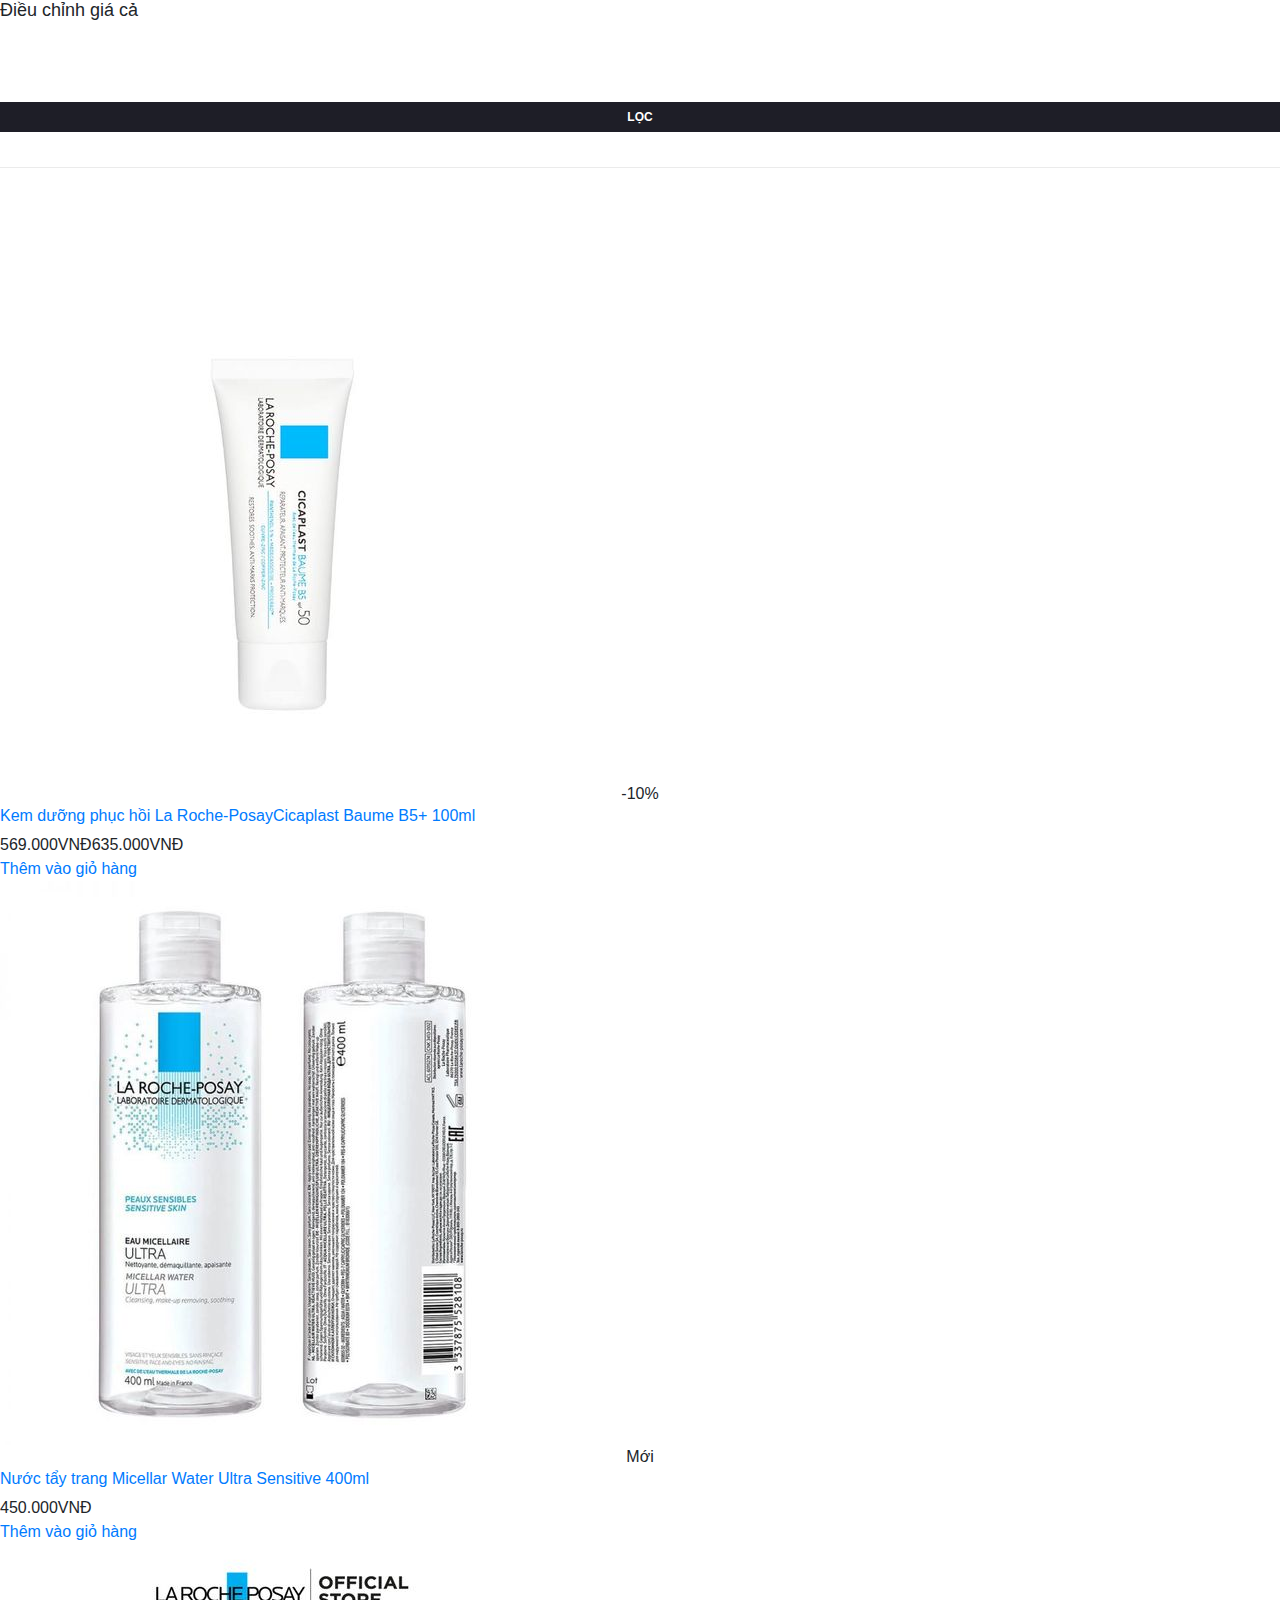
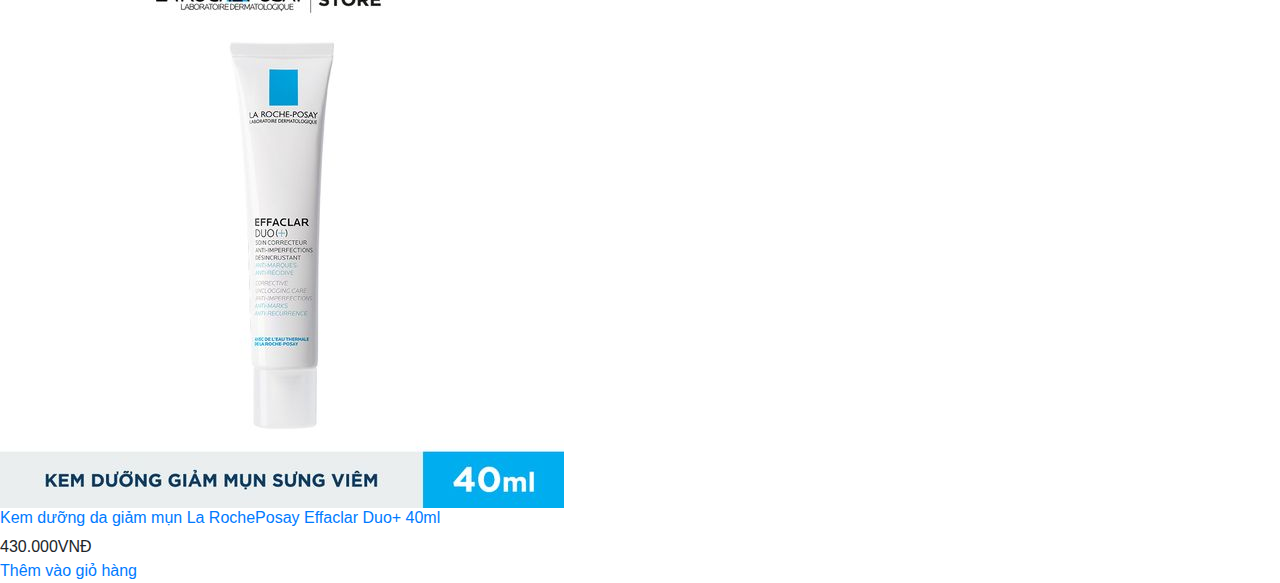
<file: DeadLine_Web - NOBUG/test.html>
<!DOCTYPE html>
<html lang="en">
<head>
    <meta charset="UTF-8">
    <meta name="viewport" content="width=device-width, initial-scale=1.0">
    <title>Document</title>
    <link rel="stylesheet" href="test.css">
    <link rel="stylesheet" type="text/css" href="bootstrap4/bootstrap.min.css">
    <link rel="stylesheet" type="text/css" href="plugin/css/owl.carousel.css">
    <link rel="stylesheet" type="text/css" href="plugin/css/owl.theme.default.css">
    <link rel="stylesheet" type="text/css" href="plugin/css/jquery-ui.css">
    <link rel="stylesheet" type="text/css" href="plugin/css/animate.css">
    
</head>
<body>
    <div class="sidebar_section">
        <div class="sidebar_title">
            <h5>Điều chỉnh giá cả</h5>
        </div>
        <p>
            <input type="text" id="amount" readonly style="border:0; color:#f6931f; font-weight:bold;">
        </p>
        <div id="slider-range"></div>
        <div class="filter_button"><span>Lọc</span></div>
    </div>

    <div class="product-grid">
        <!-- Sản phẩm 1 -->
        
        <div class="product-item kemduong">
            <div class="product product_filter">
                <div class="product_image">
                    <img src="images/SP5.jpg" alt="">
                </div>
                <div class="product_bubble product_bubble_right product_bubble_red d-flex flex-column align-items-center"><span>-10%</span></div>
                <div class="favorite favorite_left"></div>
                <div class="product_info">
                    <h6 class="product_name"><a href="single_KDA.html">Kem dưỡng phục hồi La Roche-PosayCicaplast Baume B5+ 100ml</a></h6>
                    <div class="product_price">569.000VNĐ<span>635.000VNĐ</span></div>
                </div>
            </div>
            <div class="red_button add_to_cart_button"><a href="#">Thêm vào giỏ hàng</a></div>
        </div>

        <!-- Sản phẩm 2 -->
        <div class="product-item taytrang ">
            <div class="product product_filter">
                <div class="product_image">
                    <img src="images/SP2.jpg" alt="">
                </div>
                <div class="favorite"></div>
                <div class="product_bubble product_bubble_left product_bubble_green d-flex flex-column align-items-center"><span>Mới</span></div>
                <div class="product_info">
                    <h6 class="product_name"><a href="single.html">Nước tẩy trang Micellar Water Ultra Sensitive 400ml</a></h6>
                    <div class="product_price">450.000VNĐ</div>
                </div>
            </div>
            <div class="red_button add_to_cart_button"><a href="#">Thêm vào giỏ hàng</a></div>
        </div>

        <!-- Sản phẩm 3 -->
        <div class="product-item kemduong">
            <div class="product product_filter">
                <div class="product_image">
                    <img src="images/SP3.jpg" alt="">
                </div>
                <div class="favorite"></div>
                <div class="product_info">
                    <h6 class="product_name"><a href="single.html">Kem dưỡng da giảm mụn La RochePosay Effaclar Duo+ 40ml</a></h6>
                    <div class="product_price">430.000VNĐ</div>
                </div>
            </div>
            <div class="red_button add_to_cart_button"><a href="#">Thêm vào giỏ hàng</a></div>
        </div>
    </div>
    
    <script src="test.js"></script>
    <script src="plugin/js/jquery-3.2.1.min.js"></script>
    <script src="plugin/js/jquery-ui.js"></script>
    <script src="bootstrap4/popper.js"></script>
    <script src="bootstrap4/bootstrap.min.js"></script>
    <script src="plugin/js/isotope.pkgd.min.js"></script>
    <script src="plugin/js/owl.carousel.js"></script> 
    <script src="plugin/js/easing.js"></script>
</body>
</html>
</file>
<file: DeadLine_Web - NOBUG/styles/categories-style(2).css>
/* 
[Table of Contents]

1. Fonts                        
2. Body and some general stuff  
3. Home                         
	3.1 Currency                
	3.2 Language
	3.3 Account
	3.4 Main Navigation
	3.5 Hamburger Menu
	3.6 Logo
4. Products
	4.1 Product Sorting
5. Breadcrumbs
6. Sidebar
7. Main Content
8. Benefit
9. Newsletter
10. Footer 
*/

/* 1. Body và một số tag dùng chung */


*{
    margin: 0;
    padding: 0;
}

body{
    /* font-family: Arial, Tahoma, 'Times New Roman'; */
    font-size: 14px;
    line-height: 23px;
    font-weight: 400;
    background: #FFFFFF;
    color: #1e1e27;
}

div{
    display: block;
    position: relative;
    -webkit-box-sizing: border-box;
    -moz-box-sizing: border-box;
    box-sizing: border-box;
}

ul{
    list-style: none;
    margin-bottom: 0px;
}

p{
    /* font-family: Arial, Tahoma, 'Times New Roman'; */
    font-size: 14px;
    line-height: 1.7;
    font-weight: 500;
    color: #989898;
    -webkit-font-smoothing: antialiased;
    /* -webkit-text-shadow: rgba(0,0,0,.01) 0 0 1px; */
    text-shadow: rgba(0,0,0,.01) 0 0 1px;
}

p a{
    display: inline;
    position: relative;
    color: inherit;
    border-bottom: 2px solid #fde0db;
    -webkit-transition: all 200ms ease;
    -moz-transition: all 200ms ease;
    -ms-transition: all 200ms ease;
    -o-transition: all 200ms ease;
    transition: all 200ms ease;
}

a, a:hover, a:visited, a:active, a:link{
    text-decoration: none;
    -webkit-font-smoothing: antialiased;
    -webkit-text-shadow: rgba(0,0,0,.01) 0 0 1px;
    text-shadow: rgba(0,0,0,.01) 0 0 1px;
}

p a:active{
    position: relative;
    color: #FF6347;
}


p a:hover{
    color: #FF6347;
    background: #fde0db;
}

p a:hover::after{
    opacity: 0.2;
}

::selection{
    background: #fde0db;
    color: #FF6347;
}

p::selection{
    background: #fde0db;
}

h1{font-size: 72px;}
h2{font-size: 40px;}
h3{font-size: 28px;}
h4{font-size: 24px;}
h5{font-size: 16px;}
h6{font-size: 14px;}

h1, h2, h3, h4, h5, h6{
    /* font-family: Arial, Tahoma, 'Times New Roman'; */
    color: #282828;
    -webkit-font-smoothing:antialiased;
    -webkit-text-shadow:rgba(0,0,0,.01)0 0 1px;
    text-shadow: rgba(0,0,0,.01) 0 0 1px;
}

h1::selection,
h2::selection,
h3::selection,
h4::selection,
h5::selection,
h6::selection
{

}

::-webkit-input-placeholder{
    font-size: 16px !important;
    font-weight: 500;
    color: #777777 !important;
}

:-moz-placeholder{
    font-size: 16px !important;
    font-weight: 500;
    color: #777777 !important;
}

::-moz-placeholder{
    font-size: 16px !important;
    font-weight: 500;
    color: #777777 !important;
}

:-ms-input-placeholder{
    font-size: 16px !important;
    font-weight: 500;
    color: #777777 !important;
}

::input-placeholder{
    font-size: 16px !important;
    font-weight: 500;
    color: #777777 !important;
}

.form-control{
    color: #db5246;
}

section{
    display: block;
    position: relative;
    box-sizing: border-box;
}

.clear{
    clear: both;
}

.clearfix::before, .clearfix::after{
    content: "";
    display: table;
}

.clearfix::after{
    clear: both;
}

.clearfix{
    zoom:1;
}

.float-left{
    float: left;
}

.float-right{
    float: right;
}

.trans_200{
    transition: all 200ms ease;
    -webkit-transition: all 200ms ease;
    -moz-transition: all 200ms ease;
    -ms-transiton: all 200ms ease;
    -o-transition: all 200ms ease;
}

.trans_300{
    transition: all 300ms ease;
    -webkit-transition: all 300ms ease;
    -moz-transition: all 300ms ease;
    -ms-transiton: all 300ms ease;
    -o-transition: all 300ms ease;
}

.trans_400
{
	-webkit-transition: all 400ms ease;
	-moz-transition: all 400ms ease;
	-ms-transition: all 400ms ease;
	-o-transition: all 400ms ease;
	transition: all 400ms ease;
}
.trans_500
{
	-webkit-transition: all 500ms ease;
	-moz-transition: all 500ms ease;
	-ms-transition: all 500ms ease;
	-o-transition: all 500ms ease;
	transition: all 500ms ease;
}

.fill_height{
    height: 100%;
}

.super_container{
    width: 100%;
    overflow: hidden;
}



    /* 2. Home */

    .header
    {
        position: fixed;
        top: 0;
        left: 0;
        width: 100%;
        background: #FFFFFF;
        z-index: 10;
    }
    
    .top_nav
    {
        width: 100%;
        height: 50px;
        background: #1e1e27;
    }
    
    .top_nav_left
    {
        height: 50px;
        line-height: 50px;
        font-size: 13px;
        color: #b5aec4;
        text-transform: uppercase;
    }



        /* 3.1: Tiền tệ */
        .currency
        {
            display: inline-block;
            position: relative;
            min-width: 50px;
            border-right: solid 1px #33333b;
            padding-right: 20px;
            padding-left: 20px;
            text-align: center;
            vertical-align: middle;
            background: #1e1e27;
        }
        
        .currency > a
        {
            display: block;
            color: #b5aec4;
            font-weight: 400;
            height: 50px;
            line-height: 50px;
            font-size: 13px;
            text-transform: uppercase;
        }
        
        .currency > a > i
        {
            margin-left: 8px;
        }
        
        .currency:hover .currency_selection
        {
            visibility: visible;
            opacity: 1;
            top: 100%;
        }
        .currency_selection
        {
            display: block;
            position: absolute;
            right: 0;
            top: 120%;
            margin: 0;
            width: 100%;
            background: #FFFFFF;
            visibility: hidden;
            opacity: 0;
            z-index: 1;
            transition: all 500ms ease;
        }
        
        .currency_selection li
        {
            padding-left: 10px;
            padding-right: 10px;
            line-height: 50px;
        }
        
        .currency_selection li a
        {
            display: block;
            color: #232530;
            border-bottom: solid 1px #dddddd;
            font-size: 13px;
            text-transform: uppercase;
            transition: all 500ms ease;
        }
        
        .currency_selection li a:hover
        {
            color: #b5aec4;
        }
        
        .currency_selection li:last-child a
        {
            border-bottom: none;
        }



        /* 3.2 Ngôn Ngữ */

        .language
        {
            display: inline-block;
            position: relative;
            min-width: 50px;
            border-right: solid 1px #33333b;
            padding-right: 20px;
            padding-left: 20px;
            text-align: center;
            vertical-align: middle;
            background: #1e1e27;
        }
        
        .language > a
        {
            display: block;
            color: #b5aec4;
            font-weight: 400;
            height: 50px;
            line-height: 50px;
            font-size: 13px;
        }
        
        .language > a > i
        {
            margin-left: 8px;
        }
        
        .language:hover .language_selection
        {
            visibility: visible;
            opacity: 1;
            top: 100%;
        }
        
        .language_selection
        {
            display: block;
            position: absolute;
            right: 0;
            top: 120%;
            margin: 0;
            width: 100%;
            background: #FFFFFF;
            visibility: hidden;
            opacity: 0;
            z-index: 1;
            transition: all 500ms ease;
        }
        
        .language_selection li
        {
            padding-left: 10px;
            padding-right: 10px;
            line-height: 50px;
        }
        
        .language_selection li a
        {
            display: block;
            color: #232530;
            border-bottom: solid 1px #dddddd;
            font-size: 13px;
            transition: all 500ms ease;
        }
        
        .language_selection li a:hover
        {
            color: #b5aec4;
        }
        
        .language_selection li:last-child a
        {
            border-bottom: none;
        }
        



	    /* 3.3 Tài khoản */
        .account
        {
            display: inline-block;
            position: relative;
            min-width: 150px;
            padding-left: 20px;
            text-align: center;
            vertical-align: middle;
            background: #1e1e27;
        }
        
        .account > a
        {
            display: block;
            color: #b5aec4;
            font-weight: 400;
            height: 50px;
            line-height: 50px;
            font-size: 13px;
        }
        
        .account > a > i
        {
            margin-left: 8px;
        }
        
        .account:hover .account_selection
        {
            visibility: visible;
            opacity: 1;
            top: 100%;
        }
        
        .account_selection
        {
            display: block;
            position: absolute;
            right: 0;
            top: 120%;
            margin: 0;
            width: 100%;
            background: #FFFFFF;
            visibility: hidden;
            opacity: 0;
            z-index: 1;
            transition: all 500ms ease;
        }
        
        .account_selection li
        {
            padding-left: 10px;
            padding-right: 10px;
            line-height: 50px;
        }
        
        .account_selection li a
        {
            display: block;
            color: #232530;
            border-bottom: solid 1px #dddddd;
            font-size: 14px;
            transition: all 500ms ease;
        }
        
        .account_selection li a:hover
        {
            color: #b5aec4;
        }
        
        .account_selection li:last-child a
        {
            border-bottom: none;
        }
        
        .account_selection li a i
        {
            margin-right: 10px;
        }



	    /* 3.4 Main Navigation */
        .main_nav_container
        {
            width: 100%;
            background: #FFFFFF;
        }
        
        .navbar
        {
            width: auto;
            height: 100px;
            float: right;
            padding-left: 0;
            padding-right: 0;
        }
        
        .navbar_menu li
        {
            display: inline-block;
        }
        
        .navbar_menu li a
        {
            display: block;
            color: #1e1e27;
            font-size: 13px;
            font-weight: 500;
            text-transform: uppercase;
            padding: 20px;
            transition: all 500ms ease;
        }
        
        .navbar_menu li a:hover
        {
            color: #b5aec4;
        }
        
        .navbar_user
        {
            margin-left: 37px;
        }
        
        .navbar_user li
        {
            display: inline-block;
            text-align: center;
        }
        
        .navbar_user li a
        {
            display: flex;
            flex-direction: column;
            justify-content: center;
            align-items: center;
            position: relative;
            width: 40px;
            height: 40px;
            color: #1e1e27;
            transition: all 500ms ease;
        }
        
        .navbar_user li a:hover
        {
            color: #b5aec4;
        }
        
        .checkout a
        {
            background: #eceff6;
            border-radius: 50%;
        }
        
        .checkout_items
        {
            display: flex;
            flex-direction: column;
            justify-content: center;
            align-items: center;
            position: absolute;
            top: -9px;
            left: 22px;
            width: 20px;
            height: 20px;
            border-radius: 50%;
            background: #fe4c50;
            font-size: 12px;
            color: #FFFFFF;
        }

        #search-box {
            margin-right: -80px;
            margin-bottom: 16px;
            border: 1px solid #FF6347;
            border-radius: 20px;
            padding: 5px;
            padding-left: 15px;
        }
    
        #search-box input[type="text"] {
            border: none;
            outline: none;
            width: 200px;
            background-color: transparent;
        }

	    /* 3.5 Hamburger Menu */

.hamburger_container{
    display: none;
    margin-left: 40px;
}

.hamburger_container i{
    font-size: 24px;
    color: #1e1e27;
    -webkit-transition: all 300ms ease;
	-moz-transition: all 300ms ease;
	-ms-transition: all 300ms ease;
	-o-transition: all 300ms ease;
	transition: all 300ms ease;
}

.hamburger_container:hover i{
    color: #b5aec4;
}

.hamburger_menu{
    position: fixed;
    top: 0;
    right: -400px;
    width: 400px;
    height: 100vh;
    background: rgba(225, 225, 225, 0.95);
    z-index: 10;
    -webkit-transition: all 300ms ease;
	-moz-transition: all 300ms ease;
	-ms-transition: all 300ms ease;
	-o-transition: all 300ms ease;
	transition: all 300ms ease;
}

.hamburger_menu.active{
    right: 0;
}

.fs_menu_overlay{
    position: fixed;
    top: 0;
    left: 0;
    width: 100vw;
    height: 100vh;
    z-index: 9;
    background: rgba(225, 225, 225, 0);
    pointer-events: none;
    -webkit-transition: all 200ms ease;
	-moz-transition: all 200ms ease;
	-ms-transition: all 200ms ease;
	-o-transition: all 200ms ease;
	transition: all 200ms ease;
}

.hamburger_close{
    position: absolute;
    top: 26px;
    right: 10px;
    padding: 10px;
    z-index: 1;
}

.hamburger_close i{
    font-size: 24px;
	color: #1e1e27;
	-webkit-transition: all 300ms ease;
	-moz-transition: all 300ms ease;
	-ms-transition: all 300ms ease;
	-o-transition: all 300ms ease;
	transition: all 300ms ease;
}

.hamburger_close:hover i
{
	color: #b5aec4;
}

.hamburger_menu_content
{
	padding-top: 100px;
	width: 100%;
	height: 100%;
	padding-right: 20px;
}

.menu_item
{
	display: block;
	position: relative;
	border-bottom: solid 1px #b5aec4;
	vertical-align: middle;
}

.menu_item > a
{
	display: block;
	color: #1e1e27;
	font-weight: 500;
	height: 50px;
	line-height: 50px;
	font-size: 14px;
	text-transform: uppercase;
}

.menu_item > a:hover
{
	color: #b5aec4;
}

.menu_item > a > i
{
	margin-left: 8px;
}

.menu_item.active .menu_selection
{
	display: block;
	visibility: visible;
	opacity: 1;
}

.menu_selection
{
	margin: 0;
	width: 100%;
	max-height: 0;
	overflow: hidden;
	z-index: 1;
	-webkit-transition: all 0.3s ease;
	-moz-transition: all 0.3s ease;
	-ms-transition: all 0.3s ease;
	-o-transition: all 0.3s ease;
	transition: all 0.3s ease;
}

.menu_selection li
{
	padding-left: 10px;
	padding-right: 10px;
	line-height: 50px;
}

.menu_selection li a
{
	display: block;
	color: #232530;
	border-bottom: solid 1px #dddddd;
	font-size: 13px;
	text-transform: uppercase;
	-webkit-transition: opacity 0.3s ease;
	-moz-transition: opacity 0.3s ease;
	-ms-transition: opacity 0.3s ease;
	-o-transition: opacity 0.3s ease;
	transition: all 0.3s ease;
}

.menu_selection li a i
{
	margin-right: 5px;
}

.menu_selection li a:hover
{
	color: #b5aec4;
}

.menu_selection li:last-child a
{
	border-bottom: none;
}



	    /* 3.6 Logo */

.logo_container{
    position: absolute;
    top: 50%;
    -webkit-transform: translateY(-50%);
	-moz-transform: translateY(-50%);
	-ms-transform: translateY(-50%);
	-o-transform: translateY(-50%);
	transform: translateY(-50%);
    left: 15px;
}

.logo_container a{
    font-size: 24px;
    color: #1e1e27;
    font-weight: 700;
    text-transform: uppercase;
}

.logo_container a span{
    color: deepskyblue;
}

.red_button{
    display: -webkit-inline-box;
    display: -moz-inline-box;
    display: -ms-inline-flexbox;
    display: -webkit-inline-flex;
    display: inline-flex;
    flex-direction: column;
    justify-content: center;
    align-items: center;
    width: auto;
    height: 40px;
    background: #fe4c50;
    border-radius: 3px;
    -webkit-transition: all 0.3s ease;
	-moz-transition: all 0.3s ease;
	-ms-transition: all 0.3s ease;
	-o-transition: all 0.3s ease;
	transition: all 0.3s ease;
}

.red_button:hover{
    background: #FE7C7F !important;
}

.red_button a{
    display: block;
    color: #FFFFFF;
    text-transform: uppercase;
    font-size: 14px;
    font-weight: 500;
    text-align: center;
    line-height: 40px;
    width: 100%;
}

.shop_now_button{
    width: 140px;
    margin-top: 32px;
}



    /* 4. Products*/

.products_iso{
    width: 100%;
}

.section_title{
    display: inline-block;
    text-align: center;
}

.section_title h2{
    display: inline-block;
}

.section_title::after{
    display: block;
    position: absolute;
    top: calc(100% + 13px);
    left: 50%;
    -webkit-transform: translateX(-50%);
	-moz-transform: translateX(-50%);
	-ms-transform: translateX(-50%);
	-o-transform: translateX(-50%);
	transform: translateX(-50%);
    width: 60px;
    height: 5px;
    background: #fe4c50;
    content: '';
}



        /* 4.1 Product Sorting */

.product_sorting_container_bottom{
    margin-top: 24px;
}

.product_sorting_container_bottom .product_sorting{
    float: right;
}

.product_sorting{
    display: inline-block;
}

.product_sorting > li{
    display: inline-block;
    position: relative;
    width: 185px;
    height: 40px;
    line-height: 40px;
    cursor: pointer;
    border: 1px solid #ecedee;
    padding-left: 20px;
    padding-right: 7px;
    margin-right: 16px;
}

.product_sorting_container_bottom .product_sorting > li{
    width: 144px;
    margin-right: 0px;
    padding-right: 12px;
}

.product_sorting_container_bottom .product_sorting li span:nth-child(2){
    margin-left: 24px;
}

.product_sorting li i{
    float: right;
    line-height: 40px;
    color: #51545f;
}

.product_sorting li ul{
    display: block;
    position: absolute;
    right: 0;
    top: 120%;
    margin: 0;
    width: 100%;
    background: #FFFFFF;
    visibility: hidden;
    opacity: 0;
    z-index: 1;
    box-shadow: 0 15px 25px rgba(63, 78, 100, 0.15);
    -webkit-transition: opacity 0.3s ease;
	-moz-transition: opacity 0.3s ease;
	-ms-transition: opacity 0.3s ease;
	-o-transition: opacity 0.3s ease;
	transition: all 0.3s ease;
}

.product_sorting > li:hover ul{
    visibility: visible;
    opacity: 1;
    top: calc(100% + 1px);
}

.product_sorting li ul li{
    display: block;
    text-align: center;
    padding-left: 10px;
    padding-right: 10px;
}

.product_sorting li ul li span{
    display: block;
    height: 40px;
    line-height: 40px;
    border-bottom: 1px solid #dddddd;
    color: #51545f;
    -webkit-transition: opacity 0.3s ease;
	-moz-transition: opacity 0.3s ease;
	-ms-transition: opacity 0.3s ease;
	-o-transition: opacity 0.3s ease;
	transition: all 0.3s ease;
}

.product_sorting li ul li span:hover{
    color: #b5aec4;
}

.product_sorting li ul li:last-child span{
    border-bottom: none;
}

.product_sorting li span:nth-child(2){
    margin-left: 71px;
}

.pages{
    display: inline-block;
    float: right;
}

.product_sorting_container_bottom .pages{
    float: left;
}

.page_current{
    display: inline-block;
    position: relative;
    width: 40px;
    height: 40px;
    line-height: 40px;
    cursor: pointer;
    text-align: center;
    border: 1px solid #ecedee;
    margin-right: 16px;
}

.product_sorting_container_bottom .pages .page_current{
    background: #fe4c50;
    border: none;
}

.page_current span{
    color: #51545f;
}

.product_sorting_container_bottom .pages .page_current span{
    color: #FFFFFF;
}

.page_selection{
    display: block;
    position: absolute;
    right: 0;
    top: 120%;
    margin: 0;
    width: 100%;
    background: #FFFFFF;
    visibility: hidden;
    opacity: 0;
    z-index: 1;
    box-shadow: 0 15px 25px rgba(63, 78, 100, 0.15);
    -webkit-transition: opacity 0.3s ease;
	-moz-transition: opacity 0.3s ease;
	-ms-transition: opacity 0.3s ease;
	-o-transition: opacity 0.3s ease;
	transition: all 0.3s ease;
}

.page_selection li{
    display: block;
    text-align: center;
    padding-left: 10px;
    padding-right: 10px;
}

.page_selection li a{
    display: block;
    height: 40px;
    line-height: 40px;
    border-bottom: 1px solid #dddddd;
    color: #51545f;
    -webkit-transition: opacity 0.3s ease;
	-moz-transition: opacity 0.3s ease;
	-ms-transition: opacity 0.3s ease;
	-o-transition: opacity 0.3s ease;
	transition: all 0.3s ease;
}

.page_selection li a:hover{
    color: #b5aec4;
}

.page_current:hover .page_selection{
    visibility: visible;
    opacity: 1;
    top: calc(100% + 1px);
}

.page_total{
    display: inline-block;
    line-height: 40px;
    margin-right: 31px;
}

.page_total span{
    margin-right: 14px;
}

.page_next{
    display: inline-block;
    line-height: 40px;
    cursor: pointer;
}

.page_next:hover i{
    color: #b5aec4;
}

.page_next i{
    font-size: 18px;
    color: #51545f;
}

.showing_results{
    font-size: 16px;
    height: 40px;
    line-height: 40px;
    float: right;
    margin-right: 34px;
}



    /* 5. Breadcrumbs */

.breadcrumbs{
    width: 100%;
    height: 60px;
    border-bottom: 1px solid #ebebeb;
    margin-bottom: 58px;
}

.breadcrumbs ul li{
    display: inline-block;
    margin-right: 17px;
}

.breadcrumbs ul li.active a{
    color: #b9b4c7;
}

.breadcrumbs ul li i{
    margin-right: 17px;
}

.breadcrumbs ul li a{
    color: #51545f;
}



    /* 6. Sidebar */

.product_section_container{
    margin-top: 150px;
}

.sidebar{
    float: left;
    width: 200px;
    padding-right: 17px;
}

.sidebar_section{
    padding-bottom: 35px;
    margin-bottom: 50px;
    border-bottom: 1px solid #ebebeb;
}

.sidebar_title h5{
    font-size: 18px;
    margin-bottom: 21px;
}

.sidebar_categories li.active a{
    color: #fe4c50;
}

.sidebar_categories li.active:hover a{
    color: #fe4c50;
}

.sidebar_categories li a
{
	font-size: 14px;
	line-height: 40px;
	color: #51545f;
}

.sidebar_categories li a:hover
{
	color: #b5aec4;
}

.sidebar_categories li a span{
    margin-right: 5px;
}

#slider-range{
    margin-left: 7px !important;
}

#amount{
    margin-top: 8px;
    color: #1e1e27 !important;
    font-size: 16px !important;
    font-weight: 500 !important;
}

.filter_button{
    width: 100%;
    height: 30px;
    background: #1e1e27;
    text-align: center;
    margin-top: 25px;
    cursor: pointer;
    -webkit-transition: all 0.3s ease;
	-moz-transition: all 0.3s ease;
	-ms-transition: all 0.3s ease;
	-o-transition: all 0.3s ease;
	transition: all 0.3s ease;
}

.filter_button:hover{
    background: #34343f;
}

.filter_button span{
    font-size: 12px;
    font-weight: 600;
    text-transform: uppercase;
    line-height: 30px;
    color: #FFFFFF;
}

.checkboxes li{
    height: 40px;
    line-height: 40px;
}

.checkboxes li.active i{
    color: #fe4c50;
    margin-right: 21px;
}

.checkboxes li.active i::after{
    display: block;
    position: absolute;
    top: 4px;
    left: 2px;
    /* font-family:; */
    font-size: 10px;
    content: '\f00c';
    color: #FFFFFF;
}

.checkboxes{
    height: 200px;
    overflow: hidden;
}

.checkboxes.active{
    height: auto;
}

.checkboxes li i{
    position: relative;
    color: #b3b7c8;
    cursor: pointer;
    margin-right: 22px;
}

.checkboxes li span{
    /* font-family: ; */
    color: #51545f;
}

.show_more{
    display: inline-block;
    cursor: pointer;
}

.show_more span{
    height: 40px;
    line-height: 40px;
    color: #fe4c50;
}

.show_more span:first-child{
    margin-right: 11px;
}




    /* 7. Main Content */

    .main_content
    {
        float: left;
        width: calc(100% - 200px);
        padding-left: 34px;
    }
    
    .product-grid
    {
        width: 100%;
        margin-top: 57px;
    }
    .product-item
    {
        width: 25%;
        height: 380px;
        cursor: pointer;
    }
    .product-item::after
    {
        display: block;
        position: absolute;
        top: 0;
        left: -1px;
        width: calc(100% + 1px);
        height: 100%;
        pointer-events: none;
        content: '';
        border: solid 2px rgba(235,235,235,0);
        border-radius: 3px;
        -webkit-transition: all 0.3s ease;
        -moz-transition: all 0.3s ease;
        -ms-transition: all 0.3s ease;
        -o-transition: all 0.3s ease;
        transition: all 0.3s ease;
    }
    .product-item:hover::after
    {
        box-shadow: 0 25px 29px rgba(63, 78, 100, 0.15);
        border: solid 2px rgba(235,235,235,1);
    }
    .product
    {
        width: 100%;
        height: 340px;
        border-right: solid 1px #e9e9e9;
    }
    .product_image
    {
        width: 100%;
    }
    .product_image img
    {
        width: 100%;
    }
    .product_info
    {
        text-align: center;
        padding-left: 10px;
        padding-right: 10px;
    }
    .product_name
    {
        margin-top: 27px;
    }
    .product_name a
    {
        color: #1e1e27;
        line-height: 20px;
    }
    .product_name:hover a
    {
        color: #b5aec4;
    }
    .discount .product_info .product_price
    {
        font-size: 14px;
    }
    .product_price
    {
        font-size: 16px;
        color: #fe4c50;
        font-weight: 600;
    }
    .product_price span
    {
        font-size: 12px;
        margin-left: 10px;
        color: #b5aec4;
        text-decoration: line-through;
    }
    .product_bubble
    {
        position: absolute;
        top: 15px;
        width: 50px;
        height: 22px;
        border-radius: 3px;
        text-transform: uppercase;
    }
    .product_bubble span
    {
        font-size: 12px;
        font-weight: 600;
        color: #FFFFFF;
        padding-top: 2px;
    }
    .product_bubble_right::after
    {
        content: ' ';
        position: absolute;
        width: 0;
        height: 0;
        left: 6px;
        right: auto;
        top: auto;
        bottom: -6px;
        border: 6px solid;
    }
    .product_bubble_left::after
    {
        content: ' ';
        position: absolute;
        width: 0;
        height: 0;
        left: auto;
        right: 6px;
        bottom: -6px;
        border: 6px solid;
    }
    .product_bubble_red::after
    {
        border-color: transparent transparent transparent #fe4c50;
    }
    .product_bubble_left::after
    {
        border-color: #51a042 #51a042 transparent transparent;
    }
    .product_bubble_red
    {
        background: #fe4c50;
    }
    .product_bubble_green
    {
        background: #51a042;
    }
    .product_bubble_left
    {
        left: 15px;
    }
    .product_bubble_right
    {
        right: 15px;
    }
    .add_to_cart_button
    {
        width: 100%;
        visibility: hidden;
        opacity: 0;
        -webkit-transition: all 0.3s ease;
        -moz-transition: all 0.3s ease;
        -ms-transition: all 0.3s ease;
        -o-transition: all 0.3s ease;
        transition: all 0.3s ease;
    }
    .add_to_cart_button a
    {
        font-size: 12px;
        font-weight: 600;
    }
    .product-item:hover .add_to_cart_button
    {
        visibility: visible;
        opacity: 1;
    }
    .favorite
    {
        position: absolute;
        top: 15px;
        right: 15px;
        color: #b9b4c7;
        width: 17px;
        height: 17px;
        visibility: hidden;
        opacity: 0;
    }
    .favorite_left
    {
        left: 15px;
    }
    .favorite.active
    {
        visibility: visible;
        opacity: 1;
    }
    .product-item:hover .favorite
    {
        visibility: visible;
        opacity: 1;
    }
    .favorite.active::after
    {
        font-family: 'FontAwesome';
        content:'\f004';
        color: #fe4c50;
    }
    .favorite::after
    {
        font-family: 'FontAwesome';
        content:'\f08a';
    }
    .favorite:hover::after
    {
        color: #fe4c50;
    }



    /* 8. Benefit */

.benefit{
    margin-top: 74px;
}

.benefit_row{
    padding-left: 15px;
    padding-right: 15px;
}

.benefit_col{
    padding-left: 0px;
    padding-right: 0px;
}

.benefit_item{
    height: 100px;
    background: #f3f3f3;
    border-right: 1px solid #FFFFFF;
    padding-left: 25px;
}

.benefit_col:last-child .benefit_item{
    border-right: none;
}

.benefit_icon i{
    font-size: 30px;
    color: #fe4c50;
}

.benefit_content{
    padding-left: 22px;
}

.benefit_content h6{
    text-transform: uppercase;
    line-height: 18px;
    font-weight: 500;
    margin-bottom: 0px;
}

.benefit_content p{
    font-size: 12px;
    line-height: 18px;
    margin-bottom: 0px;
    color: #51545f;
}



    /* 9. Newsletter */

.newsletter{
    width: 100%;
    background: #f2f2f2;
    margin-top: 81px;
}

.newsletter_text{
    height: 120px;
}

.newsletter_text h4{
    margin-bottom: 0px;
    line-height: 24px;
}

.newsletter_text p{
    margin-bottom: 0px;
    line-height: 1.7;
    color: #51545f;
}

.newsletter_form{
    height: 120px;
}

#newsletter_email{
    width: 300px;
    height: 46px;
    background: #FFFFFF;
    border: none;
    padding-left: 20px;
}

#newsletter_email:focus{
    border:  1px solid #7f7f7f !important;
    box-shadow: none !important;
}

:focus{
    outline: none !important;
}

#newsletter_email::-webkit-input-placeholder{
    font-size: 14px !important;
    font-weight: 400;
    color: #b9b4c7 !important;
}

#newsletter_email::-moz-placeholder /* Firefox 19+ */
{
	font-size: 14px !important;
	font-weight: 400;
	color: #b9b4c7 !important;
}

#newsletter_email:-ms-input-placeholder
{
	font-size: 14px !important;
	font-weight: 400;
	color: #b9b4c7 !important;
}

#newsletter_email::input-placeholder
{
	font-size: 14px !important;
	font-weight: 400;
	color: #b9b4c7 !important;
}

.newsletter_submit_btn{
    width: 160px;
    height: 46px;
    border: none;
    background: #fe4c50;
    color: #FFFFFF;
    font-size: 14px;
    font-weight: 500;
    text-transform: uppercase;
    cursor: pointer;
}

.newsletter_submit_btn:hover{
    background: #FE7C7F;
}



    /* 10. Footer */

.footer_nav_container{
    height: 130px;
}

.cr{
    margin-right: 48px;
}

.footer_nav li{
    display: inline-block;
    margin-right: 45px;
}

.footer_nav li:last-child{
    margin-right: 0px;
}

.footer_nav li a, .cr{
    font-size: 14px;
    color: #51545f;
    line-height: 30px;
    -webkit-transition: all 300ms ease;
	-moz-transition: all 300ms ease;
	-ms-transition: all 300ms ease;
	-o-transition: all 300ms ease;
	transition: all 300ms ease;
}

.footer_nav li a:hover{
    color: #fe4c50;
}

.footer_social{
    height: 130px;
}

.footer_social ul li{
    display: inline-block;
    margin-right: 10px;
}

.footer_social ul li:last-child{
    margin-right: 0px;
}

.footer_social ul li a{
    color:  #51545f;
    -webkit-transition: all 300ms ease;
	-moz-transition: all 300ms ease;
	-ms-transition: all 300ms ease;
	-o-transition: all 300ms ease;
	transition: all 300ms ease;
    padding: 10px;
}

.footer_social ul li:last-child a{
    padding-right: 0px;
}

.footer_social ul li a:hover{
    color: #fe4c50;
}
</file>
<file: DeadLine_Web - NOBUG/styles/categories-responsive(2).css>
/* [Table of Contents]

1. 1600px
2. 1440px
3. 1280px
4. 1199px
5. 1024px
6. 991px
7. 959px
8. 880px
9. 768px
10. 767px
11. 539px
12. 479px
13. 400px */


@media only screen and (max-width: 1600px)
{
	
}

@media only screen and (max-width: 1540px)
{
	
}

/* 3. 1280px*/

@media only screen and (max-width: 1280px)
{
	
}

/* 4. 1199px */

@media only screen and (max-width: 1199px){
    .product-item{
        height: 360px;
    }
    .product{
        height: 320px;
    }
}

/* 5. 1024px*/

@media only screen and (max-width: 1024px)
{
	
}

/* 6. 991px */

@media only screen and (max-width: 991px){
    h1{font-size: 48px;}
    h2{font-size: 36px;}

    .top_nav{
        display: none;
    }

    .navbar_menu{
        display: none;
    }

    .hamburger_container{
        display: block;
    }

    .product_section_container{
        margin-top: 100px;
    }

    .sidebar{
        float: none;
        width:  100%;
        padding-right: 0px;
    }

    .filter_button{
        width: 150px;
    }

    .main_content{
        float: none;
        width: 100%;
        padding-left: 0px;
    }

    /* .grid-item */

    .product-item{
        width: 33.33333333%;
    }

    .benefit_col{
        margin-bottom: 30px;
    }

    .benefit_col:last-child{
        margin-bottom: 0px;
    }

    .newsletter_text{
        height: auto;
        margin-top: 30px;
    }

    .newsletter_text p{
        margin-top: 5px;
    }

    .newsletter_form{
        height: auto;
        margin-top: 30px;
        margin-bottom: 40px
    }

    .footer_nav_container{
        height: auto;
        margin-top: 65px;
    }
    
    .footer_social{
        height: auto;
        margin-top: 20px;
        margin-bottom: 65px;
    }
}

/* 7. 959px */

@media only screen and (max-width: 959px)
{
	
}

/* 8. 880px */

@media only screen and (max-width: 880px)
{
	
}

/*9. 768px*/

@media only screen and (max-width: 768px)
{
	
}

/*10. 767px*/

@media only screen and(max-width: 767px){
    h1{font-size: 36px;}
	h2{font-size: 24px;}
	h6{font-size: 12px;}

    .red_button a{
        font-size: 12px;
    }

    /* .new_arrivals_title{
        margin-top: 44px;
    } */

    .product_sorting{
        display: block;
    }

    .product_sorting > li{
        display: block;
        margin-bottom: 15px;
    }

    .pages{
        float: none;
    }

    .showing_results{
        display: block;
        float: none;
        margin-bottom: 15px;
    }

    .product_sorting_container_bottom .product_sorting{
        float: none;
    }

    .product_sorting_container_bottom .pages{
        float: none;
    }

    .product-item{
        width: 33.333333333333%;
        height: 345px;
    }

    .product{
        height: 305px;
    }

    .benefit_col{
        margin-bottom: 15px;
    }

    .newsletter-form{
        margin-bottom: 40px;
    }

    .newsletter_submit_btn{
        margin-top: 15px;
    }
}
</file>
<file: DeadLine_Web - NOBUG/styles/login.css>
@import url('https://fonts.googleapis.com/css2?family=Roboto:wght@400;500;700;900&display=swap');

body
{
  display: flex;
  justify-content: center;
  align-items: center;
  text-align: center;
  background-image: url(../images/login_register.jpg);
  background-repeat: no-repeat;
  background-size: cover;
}

.main
{
  margin-top: 120px;
  width: 300px;
  background-color: #fff;
  padding: 10px 30px 30px;
  border-radius: 10px;
}

.main input
{
  padding-left: 10px;
  margin-bottom: 10px;
  height: 45px;
  width: 100%;
  border: 1px solid #0093ab;
  outline: none;
  border-radius: 10px;
}

.main .btn
{
  color: white;
  padding: 8px 15px;
  border: none;
  outline: none;
  border-radius: 5px;
  background: #006778;
  transition: all 0.2s linear;
}

.btn:hover
{
  transform: scale(1.1);
}

.main input:focus
{
  border: 1px solid #006778;
}

.main input::placeholder
{
  color: black;
}

.main .signup-link
{
  display: block;
  transform: translateX(120px);
  margin-bottom: 20px;
  color: #006778;
}
</file>
<file: DeadLine_Web - NOBUG/styles/register.css>
@import url('https://fonts.googleapis.com/css2?family=Roboto:wght@400;500;700;900&display=swap');

body
{
  display: flex;
  justify-content: center;
  align-items: center;
  text-align: center;
  background-image: url(../images/login_register.jpg);
  background-repeat: no-repeat;
  background-size: cover;
}

.main {
  margin-top: 120px;
  width: 300px;
  background-color: #fff;
  padding: 10px 30px 30px;
  border-radius: 10px;
}

.main input {
  padding-left: 10px;
  margin-bottom: 10px;
  height: 45px;
  width: 100%;
  border: 1px solid #0093ab;
  outline: none;
  border-radius: 10px;
}

.main .btn {
  color: white;
  padding: 8px 15px;
  border: none;
  outline: none;
  border-radius: 5px;
  background: #006778;
  transition: all 0.2s linear;
}

.btn:hover {
  transform: scale(1.1);
}

.main input:focus {
  border: 1px solid #006778;
}

.main input::placeholder {
  color: black;
}

.main .login-link {
  display: block;
  transform: translateX(120px);
  margin-bottom: 20px;
  color: #006778;
}
</file>
<file: DeadLine_Web - NOBUG/styles/single.css>
@charset "utf-8";

/**************************************************
[Table of Contents]

1. Fonts
2. Body and some general setting (setting chung)
3. Home (Thanh công cụ chính)
	3.1 Currency (Mục chọn giá trị tiền tệ)
	3.2 Language (Mục chọn ngôn ngữ)
	3.3 Account (Mục đăng nhập/thoát tài khoản)
	3.4 Main Navigation (Thanh điều hướng chính)
7. Benefit (Lợi ích nhận được khi mua và sử dụng dịch vụ của web)
9. Newsletter (Đăng ký nhận bản tin từ trang web)
10. Footer

**************************************************/

/**************************************** 
1. Fonts 
****************************************/

@import url('https://fonts.googleapis.com/css2?family=Roboto:wght@400;500;700;900&display=swap');

/**************************************** 
2. Body and some general setting 
****************************************/

*
{
    margin: 0;
    padding: 0;
    box-sizing: border-box;
}

body{
    font-family: 'Poppins', sans-serif;
    font-size: 14px;
	line-height: 23px;
	font-weight: 400;
	background: #FFFFFF;
	color: #1e1e27;
}

div
{
	position: relative;
}

ul
{
	list-style: none;
	margin-bottom: 0;
}

a, a:hover, a:visited, a:active, a:link
{
	text-decoration: none;
}

h1{font-size: 72px;}
h2{font-size: 40px;}
h4{font-size: 24px;}
h6{font-size: 14px;}

.fill_height
{
	height: 100%;
}

.trans_500
{
	transition: all 500ms ease;
}

.super_container
{
	width: 100%;
	overflow: hidden;
}

/**************************************** 
3. Home
****************************************/

.header
{
	position: fixed;
	top: 0;
	left: 0;
	width: 100%;
	background: #FFFFFF;
	z-index: 10;
}

.top_nav
{
	width: 100%;
	height: 50px;
	background: #1e1e27;
}

.top_nav_left
{
	height: 50px;
	line-height: 50px;
	font-size: 13px;
	color: #b5aec4;
	text-transform: uppercase;
}

/**************************************** 
3.1 Currency 
****************************************/

.currency
{
	display: inline-block;
	position: relative;
	min-width: 50px;
	border-right: solid 1px #33333b;
	padding-right: 20px;
	padding-left: 20px;
	text-align: center;
	vertical-align: middle;
	background: #1e1e27;
}

.currency > a
{
	display: block;
	color: #b5aec4;
	font-weight: 400;
	height: 50px;
	line-height: 50px;
	font-size: 13px;
	text-transform: uppercase;
}

.currency > a > i
{
	margin-left: 8px;
}

.currency:hover .currency_selection
{
	visibility: visible;
	opacity: 1;
	top: 100%;
}
.currency_selection
{
	display: block;
	position: absolute;
	right: 0;
	top: 120%;
	margin: 0;
	width: 100%;
	background: #FFFFFF;
	visibility: hidden;
	opacity: 0;
	z-index: 1;
	transition: all 0.5s ease;
}

.currency_selection li
{
	padding-left: 10px;
	padding-right: 10px;
	line-height: 50px;
}

.currency_selection li a
{
	display: block;
	color: #232530;
	border-bottom: solid 1px #dddddd;
	font-size: 13px;
	text-transform: uppercase;
	transition: all 0.5s ease;
}

.currency_selection li a:hover
{
	color: #b5aec4;
}

.currency_selection li:last-child a
{
	border-bottom: none;
}

/****************************************
3.2 Language 
****************************************/

.language
{
	display: inline-block;
	position: relative;
	min-width: 50px;
	border-right: solid 1px #33333b;
	padding-right: 20px;
	padding-left: 20px;
	text-align: center;
	vertical-align: middle;
	background: #1e1e27;
}

.language > a
{
	display: block;
	color: #b5aec4;
	font-weight: 400;
	height: 50px;
	line-height: 50px;
	font-size: 13px;
}

.language > a > i
{
	margin-left: 8px;
}

.language:hover .language_selection
{
	visibility: visible;
	opacity: 1;
	top: 100%;
}

.language_selection
{
	display: block;
	position: absolute;
	right: 0;
	top: 120%;
	margin: 0;
	width: 100%;
	background: #FFFFFF;
	visibility: hidden;
	opacity: 0;
	z-index: 1;
	transition: all 0.5s ease;
}

.language_selection li
{
	padding-left: 10px;
	padding-right: 10px;
	line-height: 50px;
}

.language_selection li a
{
	display: block;
	color: #232530;
	border-bottom: solid 1px #dddddd;
	font-size: 13px;
	-webkit-transition: opacity 0.5s ease;
	-moz-transition: opacity 0.5s ease;
	-ms-transition: opacity 0.5s ease;
	-o-transition: opacity 0.5s ease;
	transition: all 0.5s ease;
}

.language_selection li a:hover
{
	color: #b5aec4;
}

.language_selection li:last-child a
{
	border-bottom: none;
}

/****************************************
3.3 Account
****************************************/

.account
{
	display: inline-block;
	position: relative;
	min-width: 150px;
	padding-left: 20px;
	text-align: center;
	vertical-align: middle;
	background: #1e1e27;
}

.account > a
{
	display: block;
	color: #b5aec4;
	font-weight: 400;
	height: 50px;
	line-height: 50px;
	font-size: 13px;
}

.account > a > i
{
	margin-left: 8px;
}

.account:hover .account_selection
{
	visibility: visible;
	opacity: 1;
	top: 100%;
}

.account_selection
{
	display: block;
	position: absolute;
	right: 0;
	top: 120%;
	margin: 0;
	width: 100%;
	background: #FFFFFF;
	visibility: hidden;
	opacity: 0;
	z-index: 1;
	transition: all 0.5s ease;
}

.account_selection li
{
	padding-left: 10px;
	padding-right: 10px;
	line-height: 50px;
}

.account_selection li a
{
	display: block;
	color: #232530;
	border-bottom: solid 1px #dddddd;
	font-size: 14px;
	transition: all 0.5s ease;
}

.account_selection li a:hover
{
	color: #b5aec4;
}

.account_selection li:last-child a
{
	border-bottom: none;
}

.account_selection li a i
{
	margin-right: 10px;
}
/*
3.5 Logo
*/
.logo_container
{
	position: absolute;
	top: 50%;
	transform: translateY(-50%);
	left: 15px;
}

.logo_container a
{
	font-size: 24px;
	color: #00BFFF;
	font-weight: 700;
	text-transform: uppercase;
}

.logo_container a span
{
	color: #1e1e27;
}

/****************************************
3.4 Main Navigation 
****************************************/

.main_nav_container
{
	width: 100%;
	background: #FFFFFF;
	box-shadow: 0 0 16px rgba(0, 0, 0, 0.15);
}

.navbar
{
	width: auto;
	height: 100px;
	float: right;
	padding-left: 0;
	padding-right: 0;
}

.navbar_menu li
{
	display: inline-block;
}

.navbar_menu li a
{
	display: block;
	color: #1e1e27;
	font-size: 13px;
	font-weight: 500;
	text-transform: uppercase;
	padding: 20px;
	transition: color 0.5s ease;
}

.navbar_menu li a:hover
{
	color: #b5aec4;
}

.navbar_user
{
	margin-left: 37px;
}

.navbar_user li
{
	display: inline-block;
	text-align: center;
}

.navbar_user li a
{
	display: flex;
	flex-direction: column;
	justify-content: center;
	align-items: center;
	position: relative;
	width: 40px;
	height: 40px;
	color: #1e1e27;
	transition: color 0.5s ease;
}

.navbar_user li a:hover
{
	color: #b5aec4;
}

.checkout a
{
	background: #eceff6;
	border-radius: 50%;
}

.checkout_items
{
	display: flex;
	flex-direction: column;
	justify-content: center;
	align-items: center;
	position: absolute;
	top: -9px;
	left: 22px;
	width: 20px;
	height: 20px;
	border-radius: 50%;
	background: #fe4c50;
	font-size: 12px;
	color: #FFFFFF;
}

/**************************************** 
7. Benefit
****************************************/

.benefit
{
	margin-top: 74px;
}

.benefit_row
{
	padding-left: 15px;
	padding-right: 15px;
}

.benefit_col
{
	padding-left: 0px;
	padding-right: 0px;
}

.benefit_item
{
	height: 100px;
	background: #f3f3f3;
	border-right: solid 1px #FFFFFF;
	padding-left: 25px;
}

.benefit_col:last-child .benefit_item
{
	border-right: none;
}

.benefit_icon i
{
	font-size: 30px;
	color: #fe4c50;
}

.benefit_content
{
	padding-left: 22px;
}

.benefit_content h6
{
	text-transform: uppercase;
	line-height: 18px;
	font-weight: 500;
	margin-bottom: 0px;
}

.benefit_content p
{
	font-size: 12px;
	line-height: 18px;
	margin-bottom: 0px;
	color: #51545f;
}

/****************************************
10. Newsletter
****************************************/

.newsletter
{
	width: 100%;
	background: #f2f2f2;
	margin-top: 81px;
}

.newsletter_text
{
	height: 120px;
}

.newsletter_text h4
{
	margin-bottom: 0px;
	line-height: 24px;
}

.newsletter_text p
{
	margin-bottom: 0px;
	line-height: 1.7;
	color: #51545f;
}

.newsletter_form
{
	height: 120px;
}

#newsletter_email
{
	width: 300px;
	height: 46px;
	background: #FFFFFF;
	border: none;
	padding-left: 20px;
}

#newsletter_email:focus
{
	border: solid 1px #7f7f7f !important;
	box-shadow: none !important;
}

:focus
{
	outline: none !important;
}

.newsletter_submit_btn
{
	width: 160px;
	height: 46px;
	border: none;
	background: #fe4c50;
	color: #FFFFFF;
	font-size: 14px;
	font-weight: 500;
	text-transform: uppercase;
	cursor: pointer;
}

.newsletter_submit_btn:hover
{
	background: #FE7C7F;
}

/****************************************
11 Footer
****************************************/

.footer_nav_container
{
	height: 130px;
}

.footer_nav li
{
	display: inline-block;
	margin-right: 45px;
}

.footer_nav li:last-child
{
	margin-right: 0px;
}

.footer_nav li a
{
	font-size: 14px;
	color: #51545f;
	line-height: 30px;
	transition: all 300ms ease;
}

.footer_nav li a:hover
{
	color: #fe4c50;
}

.footer_social
{
	height: 130px;
}

.footer_social ul li
{
	display: inline-block;
	margin-right: 10px;
}

.footer_social ul li:last-child
{
	margin-right: 0px;
}

.footer_social ul li a
{
	color: #51545f;
	transition: all 300ms ease;
	padding: 10px;
}

.footer_social ul li:last-child a
{
	padding-right: 0px;
}

.footer_social ul li a:hover
{
	color: #fe4c50;
}

/***************product***************/

.product{
	padding: 60px 0;
	margin-top: 100px;
	margin-bottom: -90px;
}

.product-top{
	margin-bottom: -25px;
}

.breadcrumbs
{
	width: 100%;
	height: 60px;
	border-bottom: solid 1px #ebebeb;
	margin-bottom: 79px;
}
.breadcrumbs ul li
{
	display: inline-block;
	margin-right: 17px;
}
.breadcrumbs ul li.active a
{
	color: #b9b4c7;
}
.breadcrumbs ul li i
{
	margin-right: 17px;
}
.breadcrumbs ul li a
{
	color: #51545f;
}

.product-content-left{
	width: 50%;
	flex: 0.8;
}

.product-content-right{
	width: 50%;
	padding-left: 50px ;
	flex: 1;
}

.product-content-left-small-img{
	width: 30%;
}

.product-content-left-small-img img {
	width: 100%;
	margin-bottom: 10px;
}

.product-content-left-big-img{
	width: 70%;
	padding-right: 10px;
	padding-left: 15px;
}

.product-content-left-big-img img {
	width: 100%;
}

/*Name*/
.product-content-right-name h1{
	font-family: var(--main-text-font);
	font-size: 30px;
}
.product-content-right-name p{
	margin-top: 15px;
	color: #232530;
	font-size: 20px;
}

/*Giá*/
.original_price
{
	font-size: 19px;
	font-weight: 500;
	color: #b9b4c7;
	text-decoration: line-through;
	line-height: 30px;
	margin-top: 21px;
}
.product_price
{
	display: inline-block;
	font-size: 24px;
	color: #fe4c50;
	font-weight: 500;
	line-height: 30px;
	margin-top: 5px;
	margin-bottom: 30px;
}

/*Sao*/
.star_rating
{
	display: inline-block;
	margin-left: 33px;
}
.star_rating li
{
	display: inline-block;
	margin-right: -2px;
	cursor: pointer;
}
.star_rating li i
{
	color: #fac451;
}

/*size*/
.product-content-right-size{
	display: flex;
	align-items: center;
}

.size{
	display: flex;
}

.size span{
	display: inline-block;
	padding: 3px 6px;
	border: 1px solid #e5e5e5;
	margin: 12px 10px 12px 0;
	font-size: 13px;
	cursor: pointer;
}

.selected {
	color: rgb(236, 113, 113);
	border: rgb(236, 113, 113);
}

/*Số lượng*/
.quantity
{
	width: 100%;
	height: 40px;
	margin-top: 30px;
}
.quantity_selector
{
	display: -webkit-box;
	display: -moz-box;
	display: -ms-flexbox;
	display: -webkit-flex;
	display: flex;
	flex-direction: row;
	justify-content: space-between;
	align-items: center;
	width: 132px;
	height: 100%;
	border: solid 1px #e5e5e5;
	margin-left: 29px;
}
.quantity_selector span
{
	font-weight: 500;
	color: #232530;
}
.plus,
.minus
{
	padding-left: 14px;
	padding-right: 14px;
	cursor: pointer;
}
.plus:hover,
.minus:hover
{
	color: #b5aec4;
}

/*Thêm giỏ hàng*/
.product-add-to-cart button{
	margin-top: 30px;
	margin-left: -7px;
	border-radius: 5px;
	width: 250px;
}

#btnAddToCart {
  display: block;
	padding-top: 10px;
  background-color: #fe4c50;
	border: 2px solid white;
  color: white;
}


/*Thả tim*/
.product_favorite
{
	width: 40px;
	height: 100%;
	margin-left: 22px;
	border: solid 1px #e5e5e5;
	border-radius: 2px;
	cursor: pointer;
}
.product_favorite:hover::after
{
	color: #fe4c50;
}
.product_favorite::after
{
	font-family: 'FontAwesome';
	content:'\f08a';
	font-size: 14px;
}
.product_favorite.active::after
{
	content:'\f004';
	color: #fe4c50;
}

/*********************************
7. Tabs
*********************************/

.tabs_section_container
{
	width: 100%;
	padding-bottom: 80px;
	border-bottom: solid 1px #ebebeb;
}
.tabs_container
{
	margin-top: 66px;
	margin-bottom: 66px;
}

.tab
{
	margin-right: 50px;
	cursor: pointer;
}
.tab:last-child
{
	margin-right: 0px;
}
.tab span
{
	height: 40px;
	line-height: 40px;
	font-size: 16px;
	font-weight: 500;
	color: #1e1e27;
}
.tab:hover span
{
	color: #b5aec4;
}
.tab.active span
{
	color: #fe4c50;
	border-bottom: solid 1px #fe4c50;
}
.tab_container
{
	width: 100%;
	display: none;
}
.tab_container.active
{
	display: block;
}

/*********************************
7.1 Description
*********************************/

.tab_title
{
	margin-bottom: 98px;
}
.tab_title h4
{
	display: inline-block;
	color: #fe4c50;
	border-bottom: solid 1px #fe4c50;
}
.tab_text_block
{
	margin-bottom: 133px;
}
.tab_text_block p
{
	font-weight: 400;
	margin-top: 10px;
}
.tab_image
{
	width: 100%;
	margin-bottom: 131px;
}
.tab_image img
{
	width: 100%;
}
.desc_last
{
	margin-bottom: 0px;
}

/*********************************
7.2. Additional Info
*********************************/

.additional_info_col p span
{
	margin-left: 22px;
}
.additional_info_title
{
	margin-bottom: 48px;
}

/*********************************
7.3 Reviews
*********************************/

.reviews_title
{
	margin-bottom: 58px;
}
.user_review_container
{
	width: 100%;
	margin-bottom: 37px;
}
.reviews_col
{
	padding-right: 30px;
}
.user_pic
{
	width: 70px;
	height: 70px;
	background: #ebebeb;
	border-radius: 50%;
}
.user_rating .star_rating
{
	margin-left: 5px;
	margin-top: 13px;
}
.user_rating .star_rating li
{
	margin-right: 0px;
}
.user_rating .star_rating li i
{
	font-size: 10px;
}
.review
{
	padding-left: 30px;
}
.review_date
{
	color: #fe4c50;
	margin-top: -4px;
}
.user_name
{
	font-size: 16px;
	font-weight: 500;
	margin-bottom: 18px;
}
.review p
{
	font-weight: 400;
}

/*********************************
8. Add Review
*********************************/

.add_review
{
	margin-top: 94px;
}
#review_form > div
{
	margin-bottom: 40px;
}
#review_form div:nth-child(2) h1
{
	display: inline-block;
}
#review_form div:nth-child(2)
{
	margin-bottom: 20px;
}
#review_form > div:last-child
{
	margin-bottom: 0px;
}
.add_review h1
{
	font-size: 18px;
	font-weight: 500;
}
.form_input
{
	display: block;
	width: 100%;
	height: 50px;
	border: solid 1px #e5e5e5;
	padding-left: 20px;
}
.input_name
{
	margin-bottom: 19px;
	margin-top: 31px;
}
.input_review
{
	display: block;
	width: 100%;
	border: solid 1px #e5e5e5;
	margin-top: 23px;
	padding-left: 20px;
	padding-top: 13px;
}
.user_star_rating
{
	display: inline-block;
	margin-left: 18px;
}
.user_star_rating li
{
	display: inline-block;
	margin-right: -3px;
	cursor: pointer;
}
.user_star_rating li i
{
	color: #f5c136;
	font-size: 18px;
}
.review_submit_btn
{
	width: 170px;
	border: none;
	color: #FFFFFF;
	text-transform: uppercase;
	font-size: 14px;
	font-weight: 500;
	cursor: pointer;
}

.red_button
{
	display: inline-flex;
	flex-direction: column;
	justify-content: center;
	align-items: center;
	width: 70px;
	height: 40px;
	background: #fe4c50;
	border-radius: 3px;
	transition: all 500ms ease;
}

#search-box {
	margin-right: -74px;
	border: 1px solid #FF6347;
	border-radius: 20px;
	padding: 5px;
	padding-left: 15px;
  }
  
#search-box input[type="text"] {
	border: none;
	outline: none;
	width: 200px;
	background-color: transparent;
  }

#btnZaloChat {
	width: 50px;
	height: 50px;
	display: flex;
	border-radius: 50%;
	background-color: #028fe3;
	position: fixed;
	right: 0.45%;
	bottom: 20px;
	z-index: 100;
}

#btnZaloChat:hover {
	transform: scale(1.1);
	-webkit-transform: scale(1.1);
	-moz-transform: scale(1.1);
	-o-transform: scale(1.1);
	-ms-transform: scale(1.1);
	cursor: pointer;
}
</file>
<file: DeadLine_Web - NOBUG/test.css>
.sidebar{
    float: left;
    width: 200px;
    padding-right: 17px;
}

.sidebar_section{
    padding-bottom: 35px;
    margin-bottom: 50px;
    border-bottom: 1px solid #ebebeb;
}

.sidebar_title h5{
    font-size: 18px;
    margin-bottom: 21px;
}

.sidebar_categories li.active a{
    color: #fe4c50;
}

.sidebar_categories li.active:hover a{
    color: #fe4c50;
}

.sidebar_categories li a
{
	font-size: 14px;
	line-height: 40px;
	color: #51545f;
}

.sidebar_categories li a:hover
{
	color: #b5aec4;
}

.sidebar_categories li a span{
    margin-right: 5px;
}

#slider-range{
    margin-left: 7px !important;
}

#amount{
    margin-top: 8px;
    color: #1e1e27 !important;
    font-size: 16px !important;
    font-weight: 500 !important;
}

.filter_button{
    width: 100%;
    height: 30px;
    background: #1e1e27;
    text-align: center;
    margin-top: 25px;
    cursor: pointer;
    -webkit-transition: all 0.3s ease;
	-moz-transition: all 0.3s ease;
	-ms-transition: all 0.3s ease;
	-o-transition: all 0.3s ease;
	transition: all 0.3s ease;
}

.filter_button:hover{
    background: #34343f;
}

.filter_button span{
    font-size: 12px;
    font-weight: 600;
    text-transform: uppercase;
    line-height: 30px;
    color: #FFFFFF;
}
</file>
